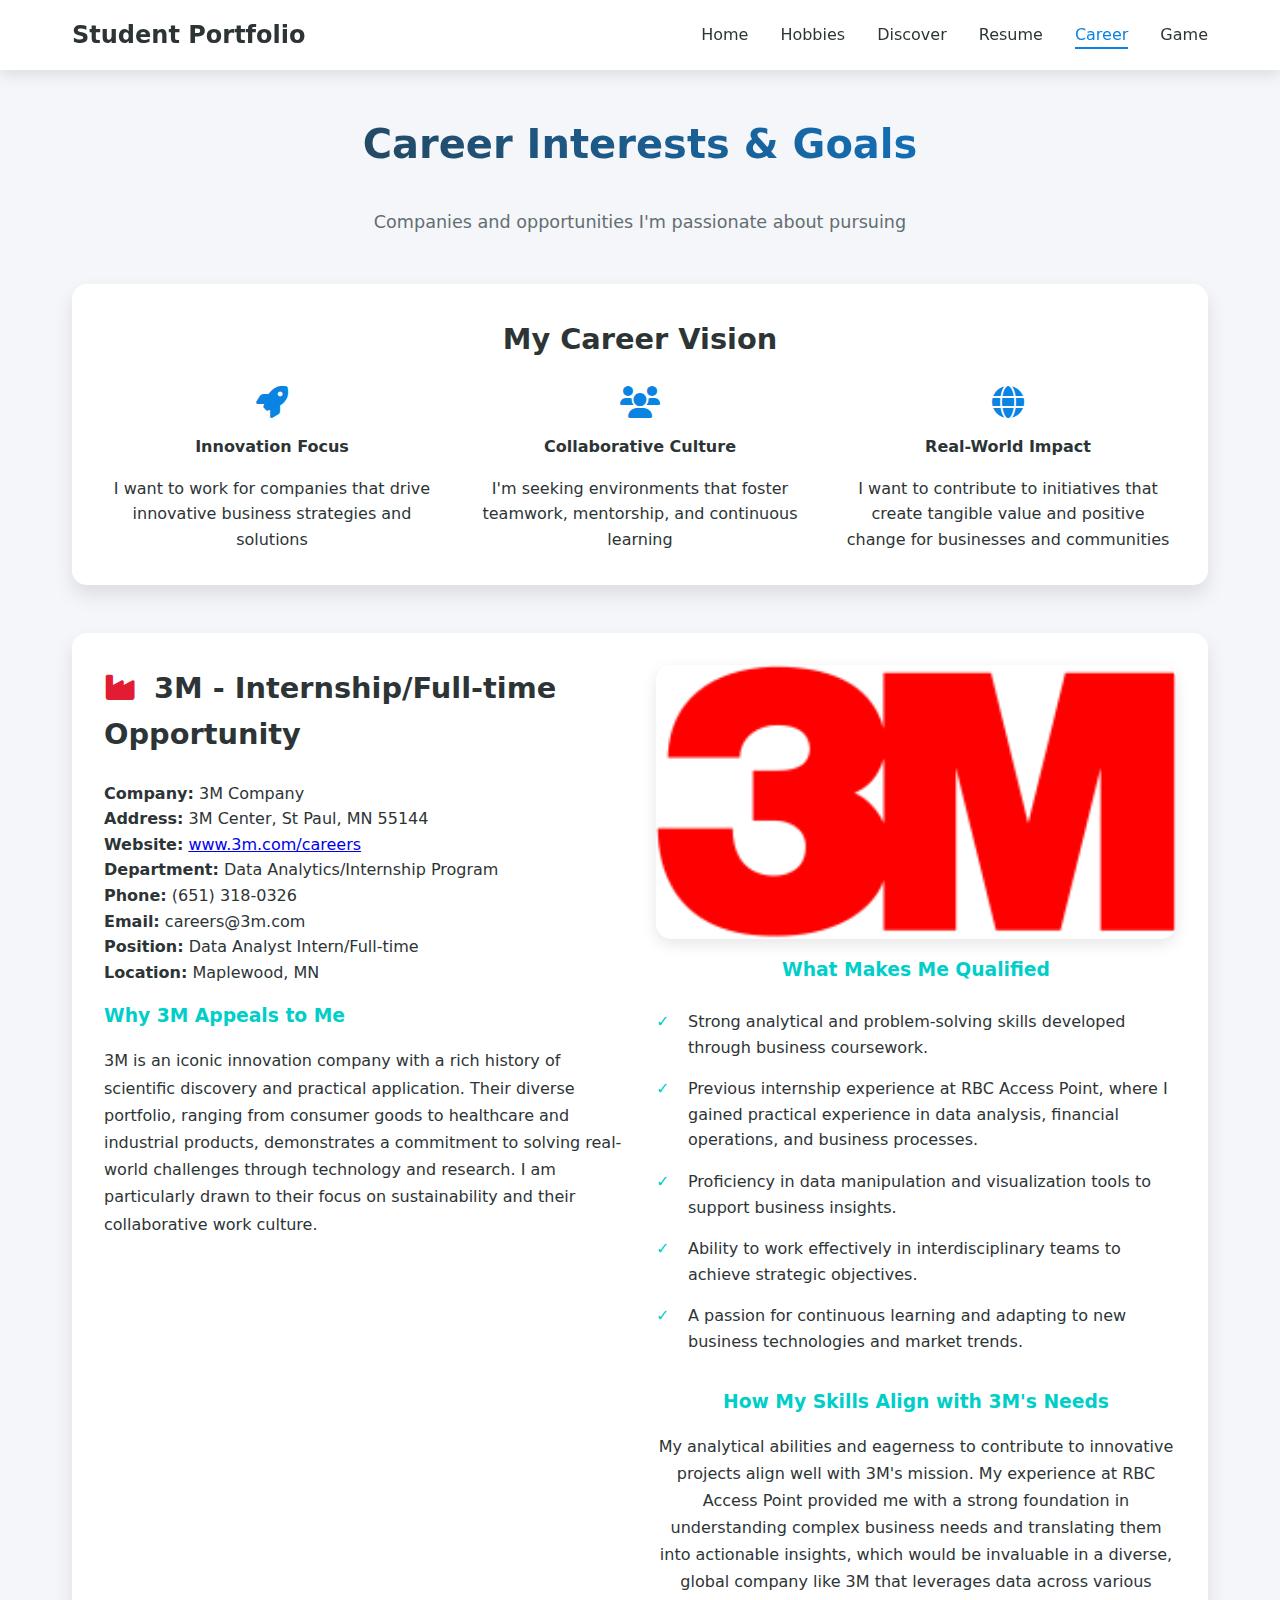
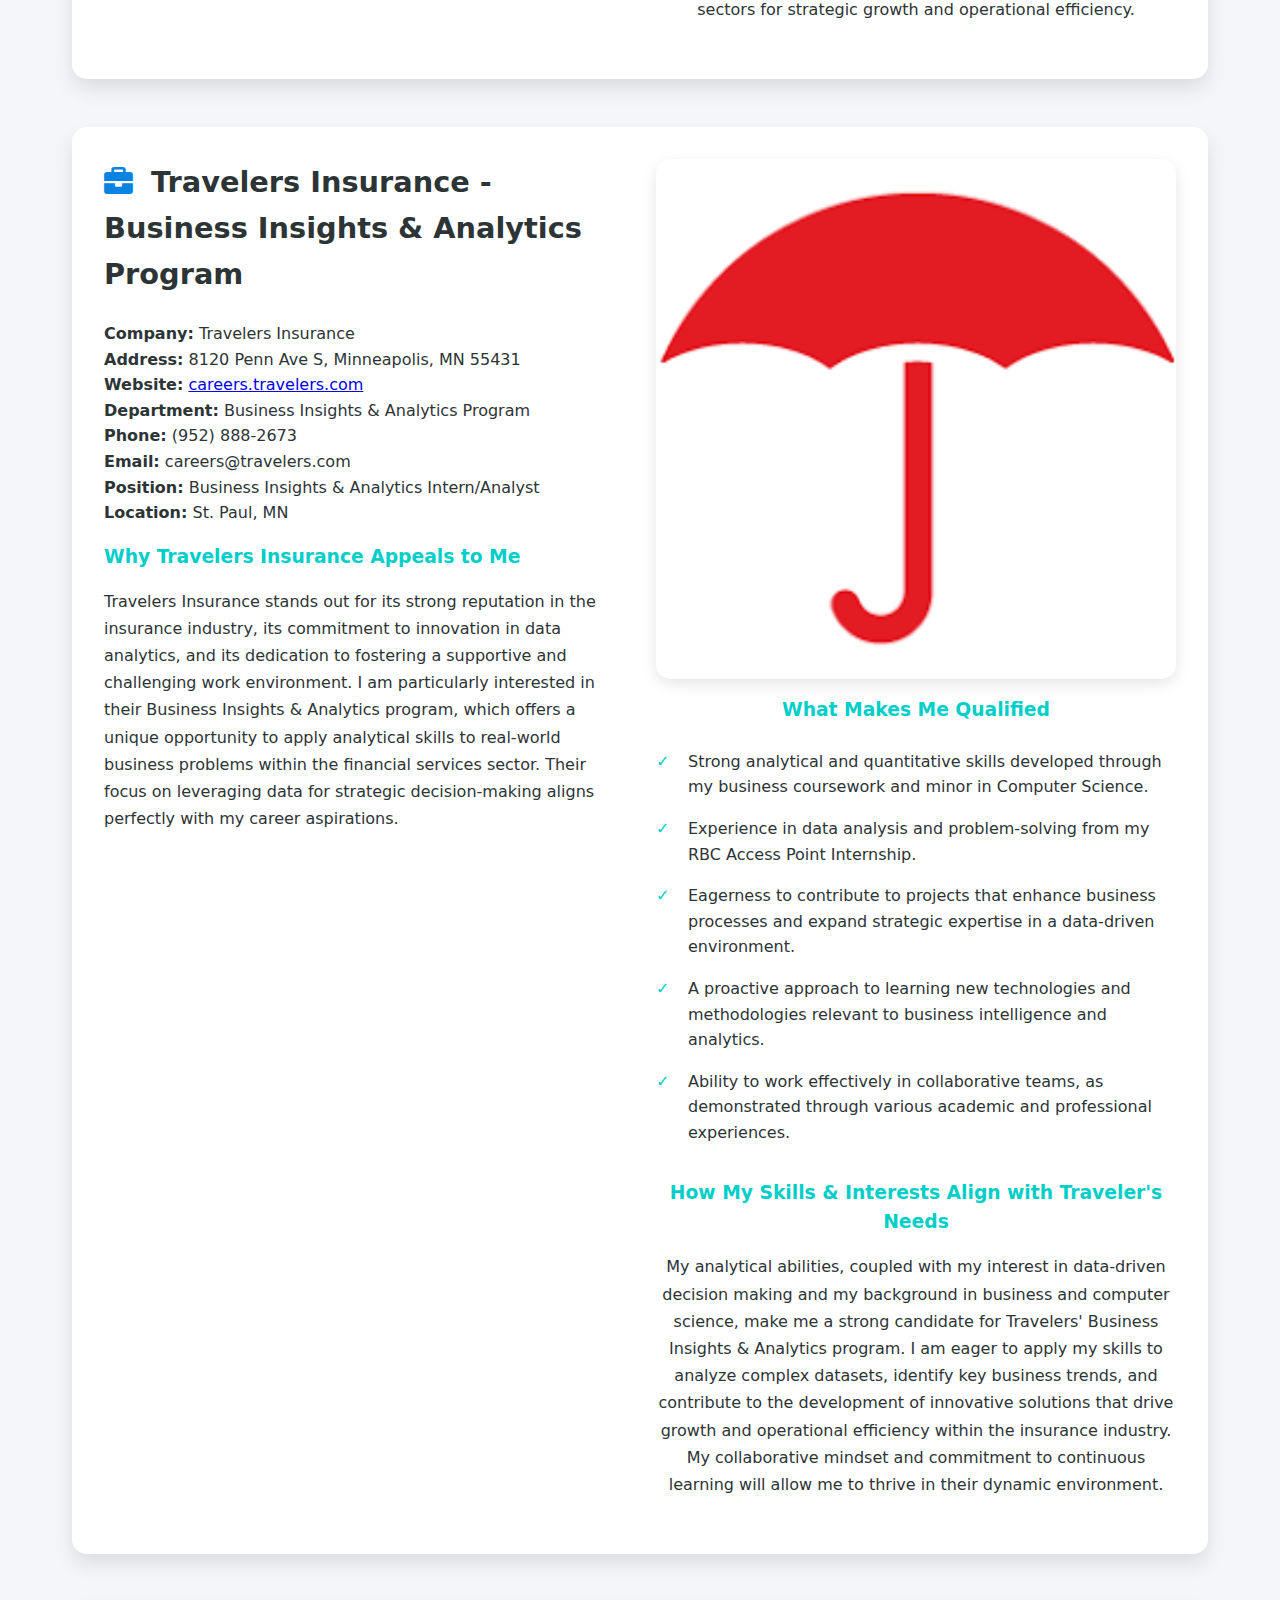
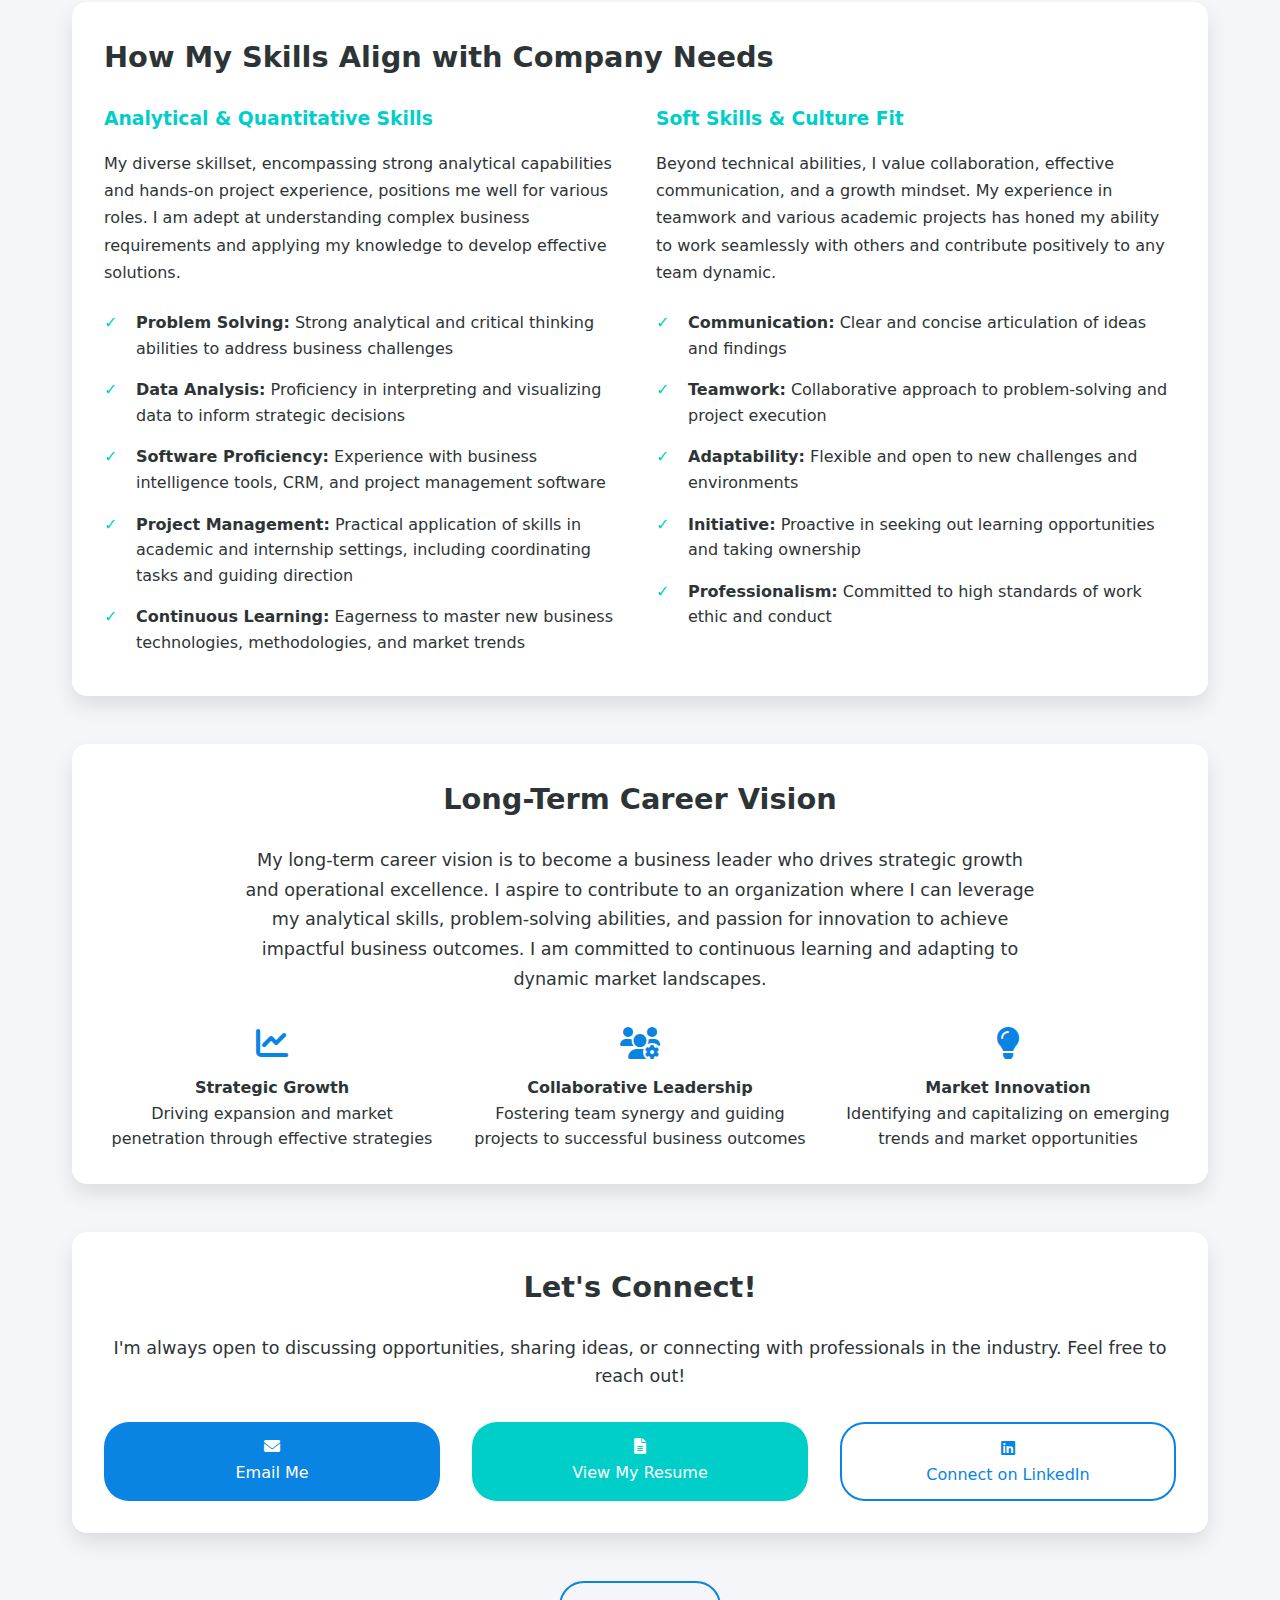
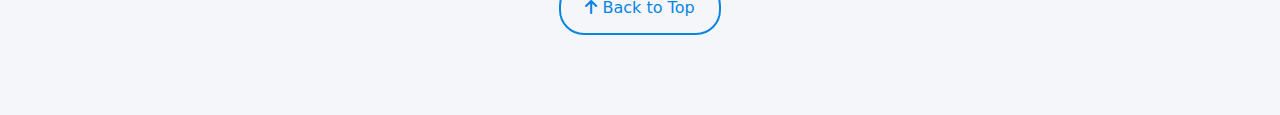
<file: career.html>
<!DOCTYPE html>
<html lang="en">
<head>
    <meta charset="UTF-8">
    <meta name="viewport" content="width=device-width, initial-scale=1.0">
    <title>Career Interests | Student Portfolio</title>
    <link rel="stylesheet" href="https://cdnjs.cloudflare.com/ajax/libs/font-awesome/6.0.0/css/all.min.css">
    <link rel="stylesheet" href="css/main.css">
    <style>
        #company2 .responsive-image:hover {
            transform: none;
        }

        .right-column-content {
            display: flex;
            flex-direction: column;
            align-items: center; /* Center the image and text horizontally */
            text-align: center; /* Center text within the column */
        }

        .right-column-content .responsive-image {
            margin-bottom: 1rem; /* Space between image and text below it */
        }

        .right-column-content .feature-list {
            text-align: left; /* Align feature list text to the left */
        }

        /* Adjusting for smaller screens if needed, though flexbox handles much of this */
        @media (max-width: 768px) {
            .right-column-content {
                align-items: flex-start; /* Left-align content on smaller screens if desired */
                text-align: left;
            }
        }
    </style>
</head>
<body>
    <a id="top"></a>
    <!-- Navigation -->
    <nav class="navbar">
        <div class="nav-container">
            <a href="index.html" class="logo">Student Portfolio</a>
            <ul class="nav-menu">
                <li><a href="index.html" class="nav-link">Home</a></li>
                <li><a href="hobbies.html" class="nav-link">Hobbies</a></li>
                <li><a href="discover.html" class="nav-link">Discover</a></li>
                <li><a href="resume.html" class="nav-link">Resume</a></li>
                <li><a href="career.html" class="nav-link active">Career</a></li>
                <li><a href="game.html" class="nav-link">Game</a></li>
            </ul>
            <div class="menu-toggle">
                <span></span>
                <span></span>
                <span></span>
            </div>
        </div>
    </nav>

    <!-- Main Content -->
    <div class="main-container">
        <div class="content-wrapper">
            <!-- Page Header -->
            <section class="page-section">
                <h1 class="page-title">Career Interests & Goals</h1>
                <p class="text-center" style="font-size: 1.1rem; color: #636e72; margin-bottom: 3rem;">
                    Companies and opportunities I'm passionate about pursuing
                </p>
            </section>

            <!-- Career Goals Overview -->
            <section class="page-section">
                <div class="card text-center">
                    <h2 class="section-title">My Career Vision</h2>
                    <div class="grid grid-3">
                        <div>
                            <i class="fas fa-rocket" style="font-size: 2rem; color: var(--secondary-color); margin-bottom: 1rem;"></i>
                            <h4 style="color: var(--primary-color); margin-bottom: 1rem;">Innovation Focus</h4>
                            <p>I want to work for companies that drive innovative business strategies and solutions</p>
                        </div>
                        <div>
                            <i class="fas fa-users" style="font-size: 2rem; color: var(--secondary-color); margin-bottom: 1rem;"></i>
                            <h4 style="color: var(--primary-color); margin-bottom: 1rem;">Collaborative Culture</h4>
                            <p>I'm seeking environments that foster teamwork, mentorship, and continuous learning</p>
                        </div>
                        <div>
                            <i class="fas fa-globe" style="font-size: 2rem; color: var(--secondary-color); margin-bottom: 1rem;"></i>
                            <h4 style="color: var(--primary-color); margin-bottom: 1rem;">Real-World Impact</h4>
                            <p>I want to contribute to initiatives that create tangible value and positive change for businesses and communities</p>
                        </div>
                    </div>
                </div>
            </section>

            <!-- Company 1: 3M -->
            <section id="company1" class="page-section">
                <div class="card company-card">
                    <div class="grid grid-2">
                        <div>
                            <h2 class="section-title">
                                <i class="fas fa-industry" style="color: #e21c32; margin-right: 0.5rem;"></i>
                                3M - Internship/Full-time Opportunity
                            </h2>
                            <div class="mb-2">
                                <p><strong>Company:</strong> 3M Company</p>
                                <p><strong>Address:</strong> 3M Center, St Paul, MN 55144</p>
                                <p><strong>Website:</strong> <a href="https://www.3m.com/careers" target="_blank">www.3m.com/careers</a></p>
                                <p><strong>Department:</strong> Data Analytics/Internship Program</p>
                                <p><strong>Phone:</strong> (651) 318-0326</p>
                                <p><strong>Email:</strong> careers@3m.com</p>
                                <p><strong>Position:</strong> Data Analyst Intern/Full-time</p>
                                <p><strong>Location:</strong> Maplewood, MN</p>
                            </div>
                            <h3 style="color: var(--accent-color); margin-bottom: 1rem;">Why 3M Appeals to Me</h3>
                        <p style="line-height: 1.7; margin-bottom: 1.5rem;">
                                3M is an iconic innovation company with a rich history of scientific discovery and practical application. Their diverse portfolio, ranging from consumer goods to healthcare and industrial products, demonstrates a commitment to solving real-world challenges through technology and research. I am particularly drawn to their focus on sustainability and their collaborative work culture.
                            </p>
                        </div>
                        <div class="right-column-content">
                            <img src="media/3m.png" alt="3M Global Headquarters" class="responsive-image">
                            <h3 style="color: var(--accent-color); margin-bottom: 1rem;">What Makes Me Qualified</h3>
                            <ul class="feature-list">
                                <li>Strong analytical and problem-solving skills developed through business coursework.</li>
                                <li>Previous internship experience at RBC Access Point, where I gained practical experience in data analysis, financial operations, and business processes.</li>
                                <li>Proficiency in data manipulation and visualization tools to support business insights.</li>
                                <li>Ability to work effectively in interdisciplinary teams to achieve strategic objectives.</li>
                                <li>A passion for continuous learning and adapting to new business technologies and market trends.</li>
                            </ul>
                            <div class="mt-3">
                                <h3 style="color: var(--accent-color); margin-bottom: 1rem;">How My Skills Align with 3M's Needs</h3>
                                <p style="line-height: 1.7; margin-bottom: 1.5rem;">
                                    My analytical abilities and eagerness to contribute to innovative projects align well with 3M's mission. My experience at RBC Access Point provided me with a strong foundation in understanding complex business needs and translating them into actionable insights, which would be invaluable in a diverse, global company like 3M that leverages data across various sectors for strategic growth and operational efficiency.
                                </p>
                            </div>
                        </div>
                    </div>
                </div>
            </section>

            <!-- Company 2: Travelers Insurance -->
            <section id="company2" class="page-section">
                <div class="card company-card">
                    <div class="grid grid-2">
                        <div>
                            <h2 class="section-title">
                                <i class="fas fa-briefcase" style="color: var(--secondary-color); margin-right: 0.5rem;"></i>
                                Travelers Insurance - Business Insights & Analytics Program
                            </h2>
                            <div class="mb-2">
                                <p><strong>Company:</strong> Travelers Insurance</p>
                                <p><strong>Address:</strong> 8120 Penn Ave S, Minneapolis, MN 55431</p>
                                <p><strong>Website:</strong> <a href="https://careers.travelers.com/" target="_blank">careers.travelers.com</a></p>
                                <p><strong>Department:</strong> Business Insights & Analytics Program</p>
                                <p><strong>Phone:</strong> (952) 888-2673</p>
                                <p><strong>Email:</strong> careers@travelers.com</p>
                                <p><strong>Position:</strong> Business Insights & Analytics Intern/Analyst</p>
                                <p><strong>Location:</strong> St. Paul, MN</p>
                            </div>
                            <h3 style="color: var(--accent-color); margin-bottom: 1rem;">Why Travelers Insurance Appeals to Me</h3>
                        <p style="line-height: 1.7; margin-bottom: 1.5rem;">
                                Travelers Insurance stands out for its strong reputation in the insurance industry, its commitment to innovation in data analytics, and its dedication to fostering a supportive and challenging work environment. I am particularly interested in their Business Insights & Analytics program, which offers a unique opportunity to apply analytical skills to real-world business problems within the financial services sector. Their focus on leveraging data for strategic decision-making aligns perfectly with my career aspirations.
                            </p>
                        </div>
                        <div class="right-column-content">
                            <img src="media/travelers.png" alt="Travelers Insurance Building" class="responsive-image">
                            <h3 style="color: var(--accent-color); margin-bottom: 1rem;">What Makes Me Qualified</h3>
                            <ul class="feature-list">
                                <li>Strong analytical and quantitative skills developed through my business coursework and minor in Computer Science.</li>
                                <li>Experience in data analysis and problem-solving from my RBC Access Point Internship.</li>
                                <li>Eagerness to contribute to projects that enhance business processes and expand strategic expertise in a data-driven environment.</li>
                                <li>A proactive approach to learning new technologies and methodologies relevant to business intelligence and analytics.</li>
                                <li>Ability to work effectively in collaborative teams, as demonstrated through various academic and professional experiences.</li>
                            </ul>
                            <div class="mt-3">
                                <h3 style="color: var(--accent-color); margin-bottom: 1rem;">How My Skills & Interests Align with Traveler's Needs</h3>
                                <p style="line-height: 1.7; margin-bottom: 1.5rem;">
                                    My analytical abilities, coupled with my interest in data-driven decision making and my background in business and computer science, make me a strong candidate for Travelers' Business Insights & Analytics program. I am eager to apply my skills to analyze complex datasets, identify key business trends, and contribute to the development of innovative solutions that drive growth and operational efficiency within the insurance industry. My collaborative mindset and commitment to continuous learning will allow me to thrive in their dynamic environment.
                                </p>
                            </div>
                        </div>
                    </div>
                </div>
            </section>

            <!-- Skills Alignment -->
            <section class="page-section">
                <div class="card">
                    <h2 class="section-title">How My Skills Align with Company Needs</h2>
                    <div class="grid grid-2">
                        <div>
                            <h3 style="color: var(--accent-color); margin-bottom: 1rem;">Analytical & Quantitative Skills</h3>
                            <p style="line-height: 1.7; margin-bottom: 1rem;">
                                My diverse skillset, encompassing strong analytical capabilities and hands-on project experience, positions me well for various roles. I am adept at understanding complex business requirements and applying my knowledge to develop effective solutions.
                            </p>
                            <ul class="feature-list">
                                <li><strong>Problem Solving:</strong> Strong analytical and critical thinking abilities to address business challenges</li>
                                <li><strong>Data Analysis:</strong> Proficiency in interpreting and visualizing data to inform strategic decisions</li>
                                <li><strong>Software Proficiency:</strong> Experience with business intelligence tools, CRM, and project management software</li>
                                <li><strong>Project Management:</strong> Practical application of skills in academic and internship settings, including coordinating tasks and guiding direction</li>
                                <li><strong>Continuous Learning:</strong> Eagerness to master new business technologies, methodologies, and market trends</li>
                            </ul>
                        </div>
                        <div>
                            <h3 style="color: var(--accent-color); margin-bottom: 1rem;">Soft Skills & Culture Fit</h3>
                            <p style="line-height: 1.7; margin-bottom: 1rem;">
                                Beyond technical abilities, I value collaboration, effective communication, and a growth mindset. My experience in teamwork and various academic projects has honed my ability to work seamlessly with others and contribute positively to any team dynamic.
                            </p>
                            <ul class="feature-list">
                                <li><strong>Communication:</strong> Clear and concise articulation of ideas and findings</li>
                                <li><strong>Teamwork:</strong> Collaborative approach to problem-solving and project execution</li>
                                <li><strong>Adaptability:</strong> Flexible and open to new challenges and environments</li>
                                <li><strong>Initiative:</strong> Proactive in seeking out learning opportunities and taking ownership</li>
                                <li><strong>Professionalism:</strong> Committed to high standards of work ethic and conduct</li>
                            </ul>
                        </div>
                    </div>
                </div>
            </section>

            <!-- Future Goals -->
            <section class="page-section">
                <div class="card text-center">
                    <h2 class="section-title">Long-Term Career Vision</h2>
                    <p style="font-size: 1.1rem; line-height: 1.7; margin-bottom: 2rem; max-width: 800px; margin-left: auto; margin-right: auto;">
                        My long-term career vision is to become a business leader who drives strategic growth and operational excellence. I aspire to contribute to an organization where I can leverage my analytical skills, problem-solving abilities, and passion for innovation to achieve impactful business outcomes. I am committed to continuous learning and adapting to dynamic market landscapes.
                    </p>
                    <div class="grid grid-3">
                        <div>
                            <i class="fas fa-chart-line" style="font-size: 2rem; color: var(--secondary-color); margin-bottom: 1rem;"></i>
                            <h4>Strategic Growth</h4>
                            <p>Driving expansion and market penetration through effective strategies</p>
                        </div>
                        <div>
                            <i class="fas fa-users-cog" style="font-size: 2rem; color: var(--secondary-color); margin-bottom: 1rem;"></i>
                            <h4>Collaborative Leadership</h4>
                            <p>Fostering team synergy and guiding projects to successful business outcomes</p>
                        </div>
                        <div>
                            <i class="fas fa-lightbulb" style="font-size: 2rem; color: var(--secondary-color); margin-bottom: 1rem;"></i>
                            <h4>Market Innovation</h4>
                            <p>Identifying and capitalizing on emerging trends and market opportunities</p>
                        </div>
                    </div>
                </div>
            </section>

            <!-- Call to Action -->
            <section class="page-section">
                <div class="card text-center">
                    <h2 class="section-title">Let's Connect!</h2>
                    <p style="margin-bottom: 2rem; font-size: 1.1rem;">
                        I'm always open to discussing opportunities, sharing ideas, or connecting with professionals 
                        in the industry. Feel free to reach out!
                    </p>
                    <div class="grid grid-3">
                        <a href="mailto:sophialhales@gmail.com" class="btn">
                            <i class="fas fa-envelope"></i><br>Email Me
                        </a>
                        <a href="resume.html" class="btn btn-secondary">
                            <i class="fas fa-file-alt"></i><br>View My Resume
                        </a>
                        <a href="https://www.linkedin.com/in/sophiahales/" class="btn btn-outline" onclick="showNotification('LinkedIn profile would open here!', 'info')">
                            <i class="fab fa-linkedin"></i><br>Connect on LinkedIn
                        </a>
                    </div>
                </div>
            </section>

            <!-- Back to Top -->
            <section class="page-section text-center">
                <a href="#top" class="btn btn-outline">
                    <i class="fas fa-arrow-up"></i> Back to Top
                </a>
            </section>
        </div>
    </div>

    <script src="js/main.js"></script>
</body>
</html>
</file>
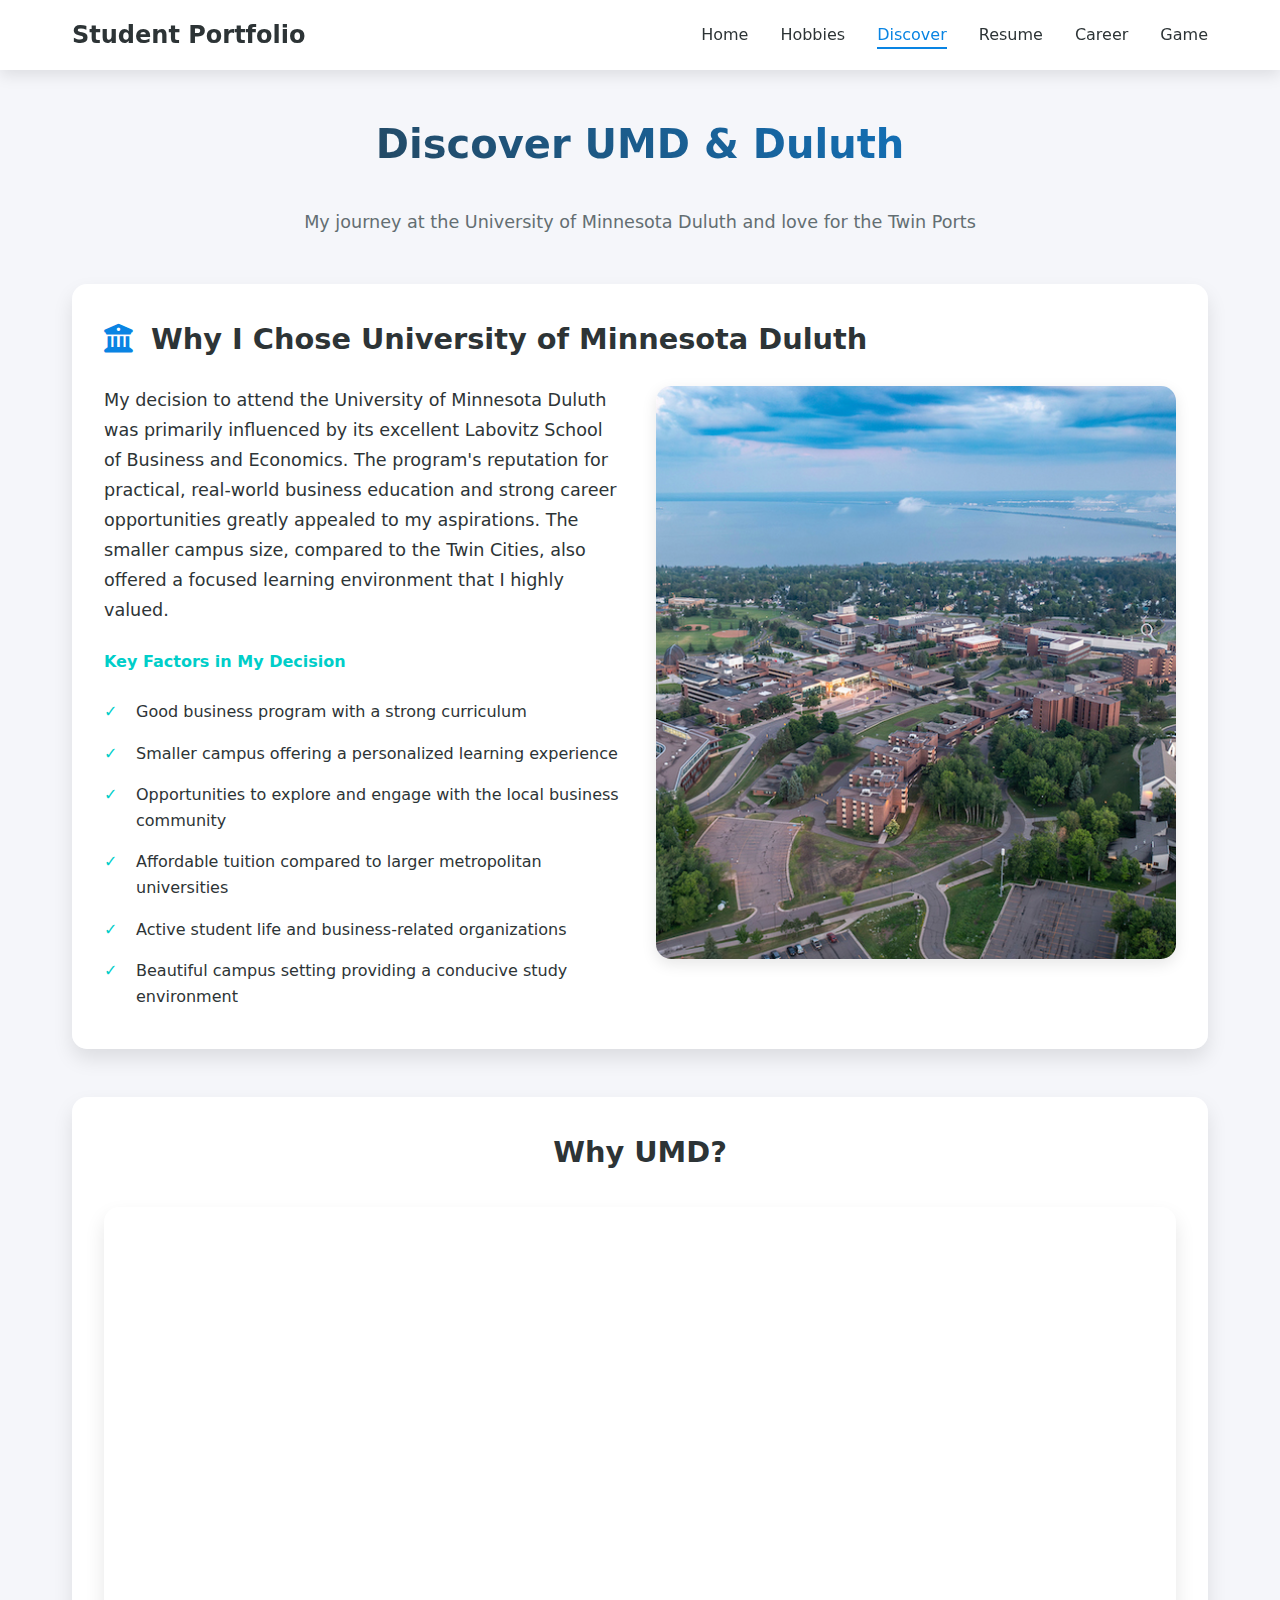
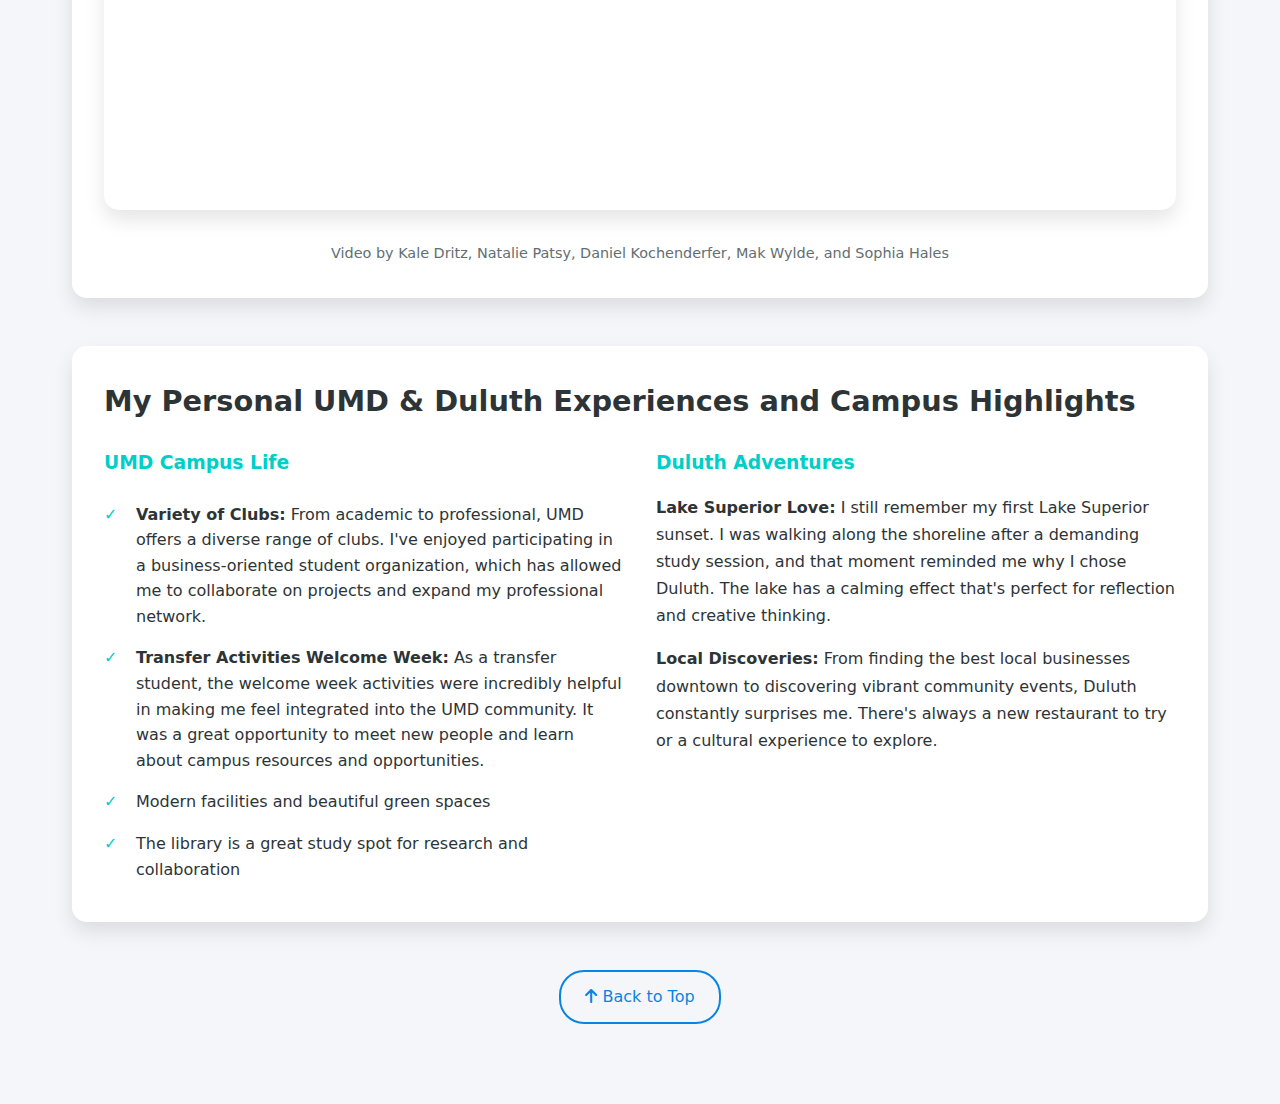
<file: discover.html>
<!DOCTYPE html>
<html lang="en">
<head>
    <meta charset="UTF-8">
    <meta name="viewport" content="width=device-width, initial-scale=1.0">
    <title>Discover UMD & Duluth | Student Portfolio</title>
    <link rel="stylesheet" href="https://cdnjs.cloudflare.com/ajax/libs/font-awesome/6.0.0/css/all.min.css">
    <link rel="stylesheet" href="css/main.css">
</head>
<body>
    <a id="top"></a>
    <!-- Navigation -->
    <nav class="navbar">
        <div class="nav-container">
            <a href="index.html" class="logo">Student Portfolio</a>
            <ul class="nav-menu">
                <li><a href="index.html" class="nav-link">Home</a></li>
                <li><a href="hobbies.html" class="nav-link">Hobbies</a></li>
                <li><a href="discover.html" class="nav-link active">Discover</a></li>
                <li><a href="resume.html" class="nav-link">Resume</a></li>
                <li><a href="career.html" class="nav-link">Career</a></li>
                <li><a href="game.html" class="nav-link">Game</a></li>
            </ul>
            <div class="menu-toggle">
                <span></span>
                <span></span>
                <span></span>
            </div>
        </div>
    </nav>

    <!-- Main Content -->
    <div class="main-container">
        <div class="content-wrapper">
            <!-- Page Header -->
            <section class="page-section">
                <h1 class="page-title">Discover UMD & Duluth</h1>
                <p class="text-center" style="font-size: 1.1rem; color: #636e72; margin-bottom: 3rem;">
                    My journey at the University of Minnesota Duluth and love for the Twin Ports
                </p>
            </section>

            <!-- Why UMD -->
            <section id="why-umd" class="page-section">
                <div class="card">
                    <h2 class="section-title">
                        <i class="fas fa-university" style="color: var(--secondary-color); margin-right: 0.5rem;"></i>
                        Why I Chose University of Minnesota Duluth
                    </h2>
                    <div class="grid grid-2">
                        <div>
                            <p style="font-size: 1.1rem; line-height: 1.7; margin-bottom: 1.5rem;">
                                My decision to attend the University of Minnesota Duluth was primarily influenced by its excellent Labovitz School of Business and Economics. The program's reputation for practical, real-world business education and strong career opportunities greatly appealed to my aspirations. The smaller campus size, compared to the Twin Cities, also offered a focused learning environment that I highly valued.
                            </p>
                            <h4 style="color: var(--accent-color); margin-bottom: 1rem;">Key Factors in My Decision</h4>
                            <ul class="feature-list">
                                <li>Good business program with a strong curriculum</li>
                                <li>Smaller campus offering a personalized learning experience</li>
                                <li>Opportunities to explore and engage with the local business community</li>
                                <li>Affordable tuition compared to larger metropolitan universities</li>
                                <li>Active student life and business-related organizations</li>
                                <li>Beautiful campus setting providing a conducive study environment</li>
                            </ul>
                        </div>
                        <div>
                            <img src="media/umd3.png" alt="UMD Campus" class="responsive-image">
                        </div>
                    </div>
                </div>
            </section>

            <!-- UMD Marketing Video -->
            <section class="page-section">
                <div class="card">
                    <h2 class="section-title text-center">Why UMD?</h2>
                    <div class="video-container">
                        <iframe 
                            width="100%" 
                            height="315" 
                            src="https://www.youtube.com/embed/rSkkKv_jQyM"
                            frameborder="0" 
                            allow="accelerometer; autoplay; clipboard-write; encrypted-media; gyroscope; picture-in-picture"
                            allowfullscreen
                        ></iframe>
                    </div>
                    <p class="text-center" style="font-size: 0.9em; color: #636e72; margin-top: 1rem;">Video by Kale Dritz, Natalie Patsy, Daniel Kochenderfer, Mak Wylde, and Sophia Hales</p>
                </div>
            </section>

            <!-- Personal Experiences and Campus Highlights -->
            <section id="experiences" class="page-section">
                <div class="card">
                    <h2 class="section-title">My Personal UMD & Duluth Experiences and Campus Highlights</h2>
                    <div class="grid grid-2">
                        <div>
                            <h3 style="color: var(--accent-color); margin-bottom: 1rem;">UMD Campus Life</h3>
                            <ul class="feature-list">
                                <li><strong>Variety of Clubs:</strong> From academic to professional, UMD offers a diverse range of clubs. I've enjoyed participating in a business-oriented student organization, which has allowed me to collaborate on projects and expand my professional network.</li>
                                <li><strong>Transfer Activities Welcome Week:</strong> As a transfer student, the welcome week activities were incredibly helpful in making me feel integrated into the UMD community. It was a great opportunity to meet new people and learn about campus resources and opportunities.</li>
                                <li>Modern facilities and beautiful green spaces</li>
                                <li>The library is a great study spot for research and collaboration</li>
                            </ul>
                        </div>
                        <div>
                            <h3 style="color: var(--accent-color); margin-bottom: 1rem;">Duluth Adventures</h3>
                            <p style="line-height: 1.7; margin-bottom: 1rem;">
                                <strong>Lake Superior Love:</strong> I still remember my first Lake Superior sunset. I was 
                                walking along the shoreline after a demanding study session, and that moment reminded me why 
                                I chose Duluth. The lake has a calming effect that's perfect for reflection and creative thinking.
                            </p>
                            <p style="line-height: 1.7;">
                                <strong>Local Discoveries:</strong> From finding the best local businesses downtown to discovering 
                                vibrant community events, Duluth constantly surprises me. There's always a 
                                new restaurant to try or a cultural experience to explore.
                            </p>
                        </div>
                    </div>
                </div>
            </section>

            <!-- Back to Top -->
            <section class="page-section text-center">
                <a href="#top" class="btn btn-outline">
                    <i class="fas fa-arrow-up"></i> Back to Top
                </a>
            </section>
        </div>
    </div>

    <script src="js/main.js"></script>
</body>
</html>
</file>
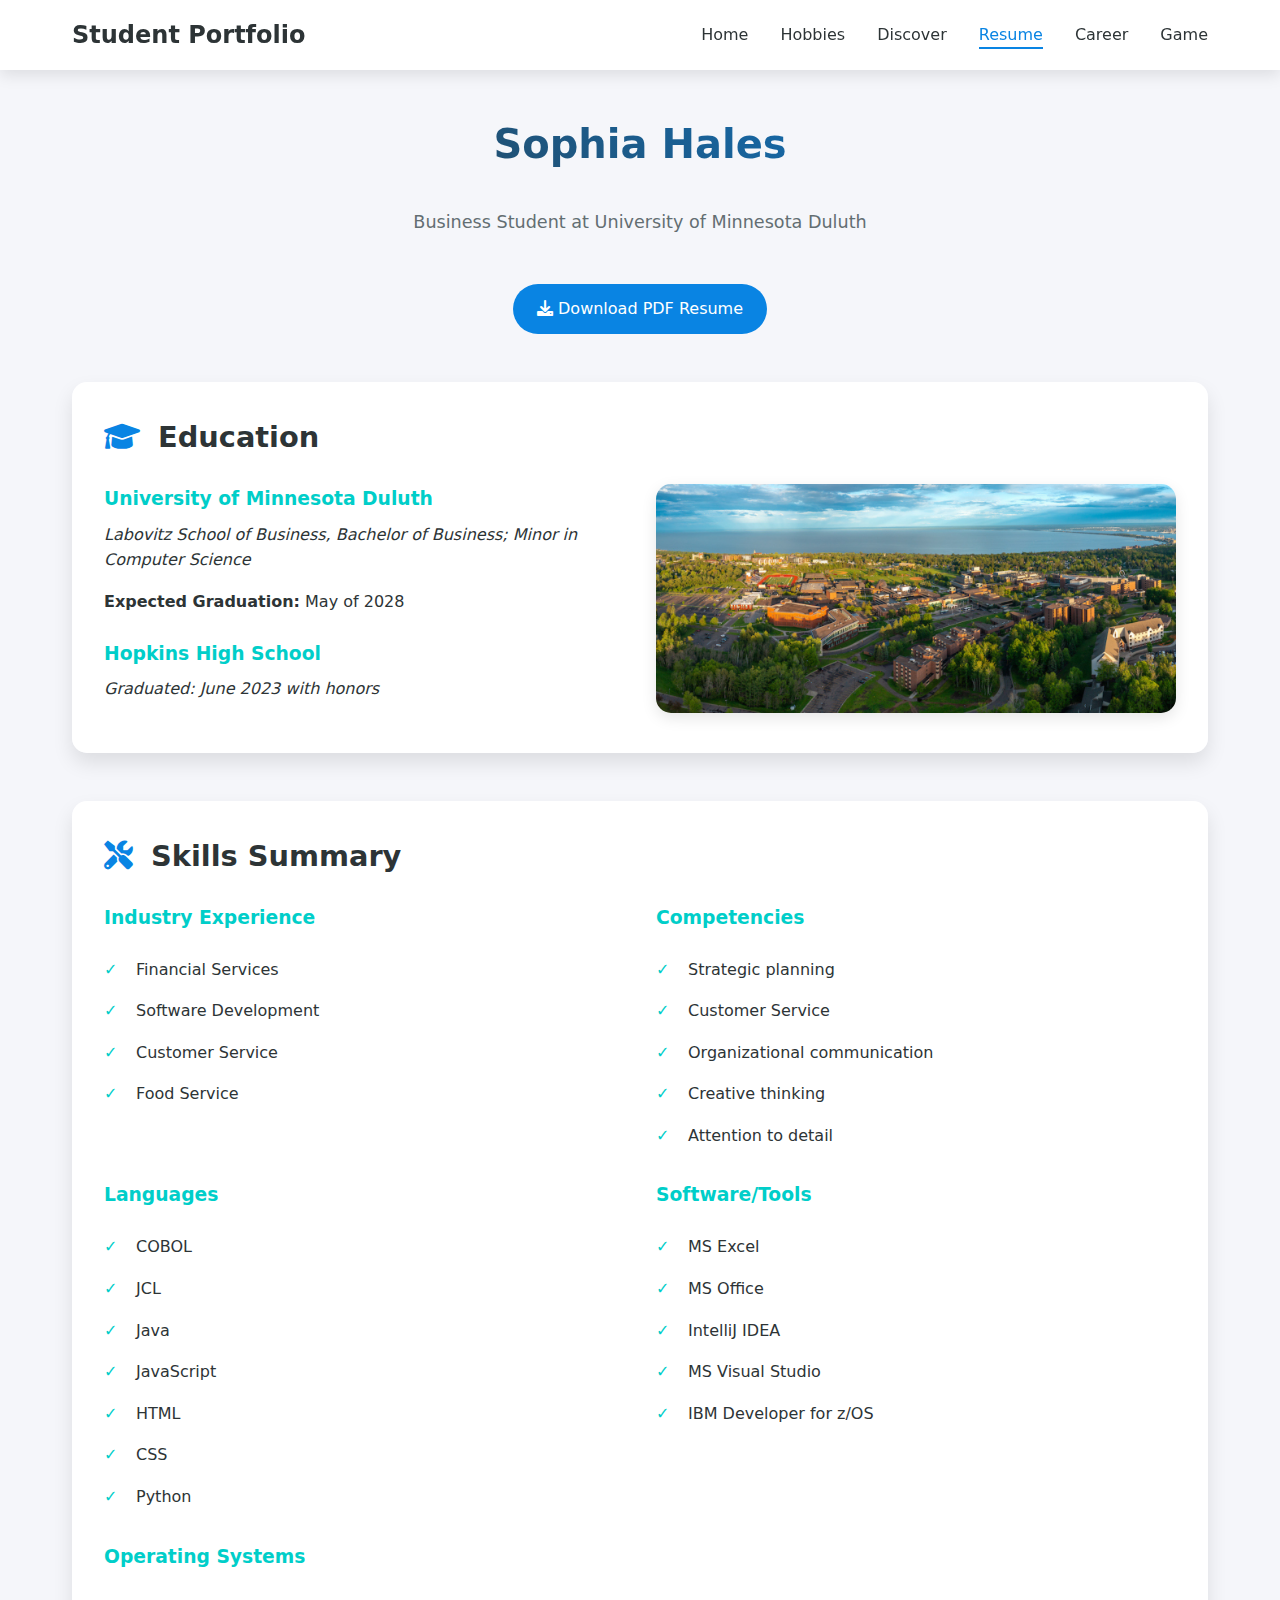
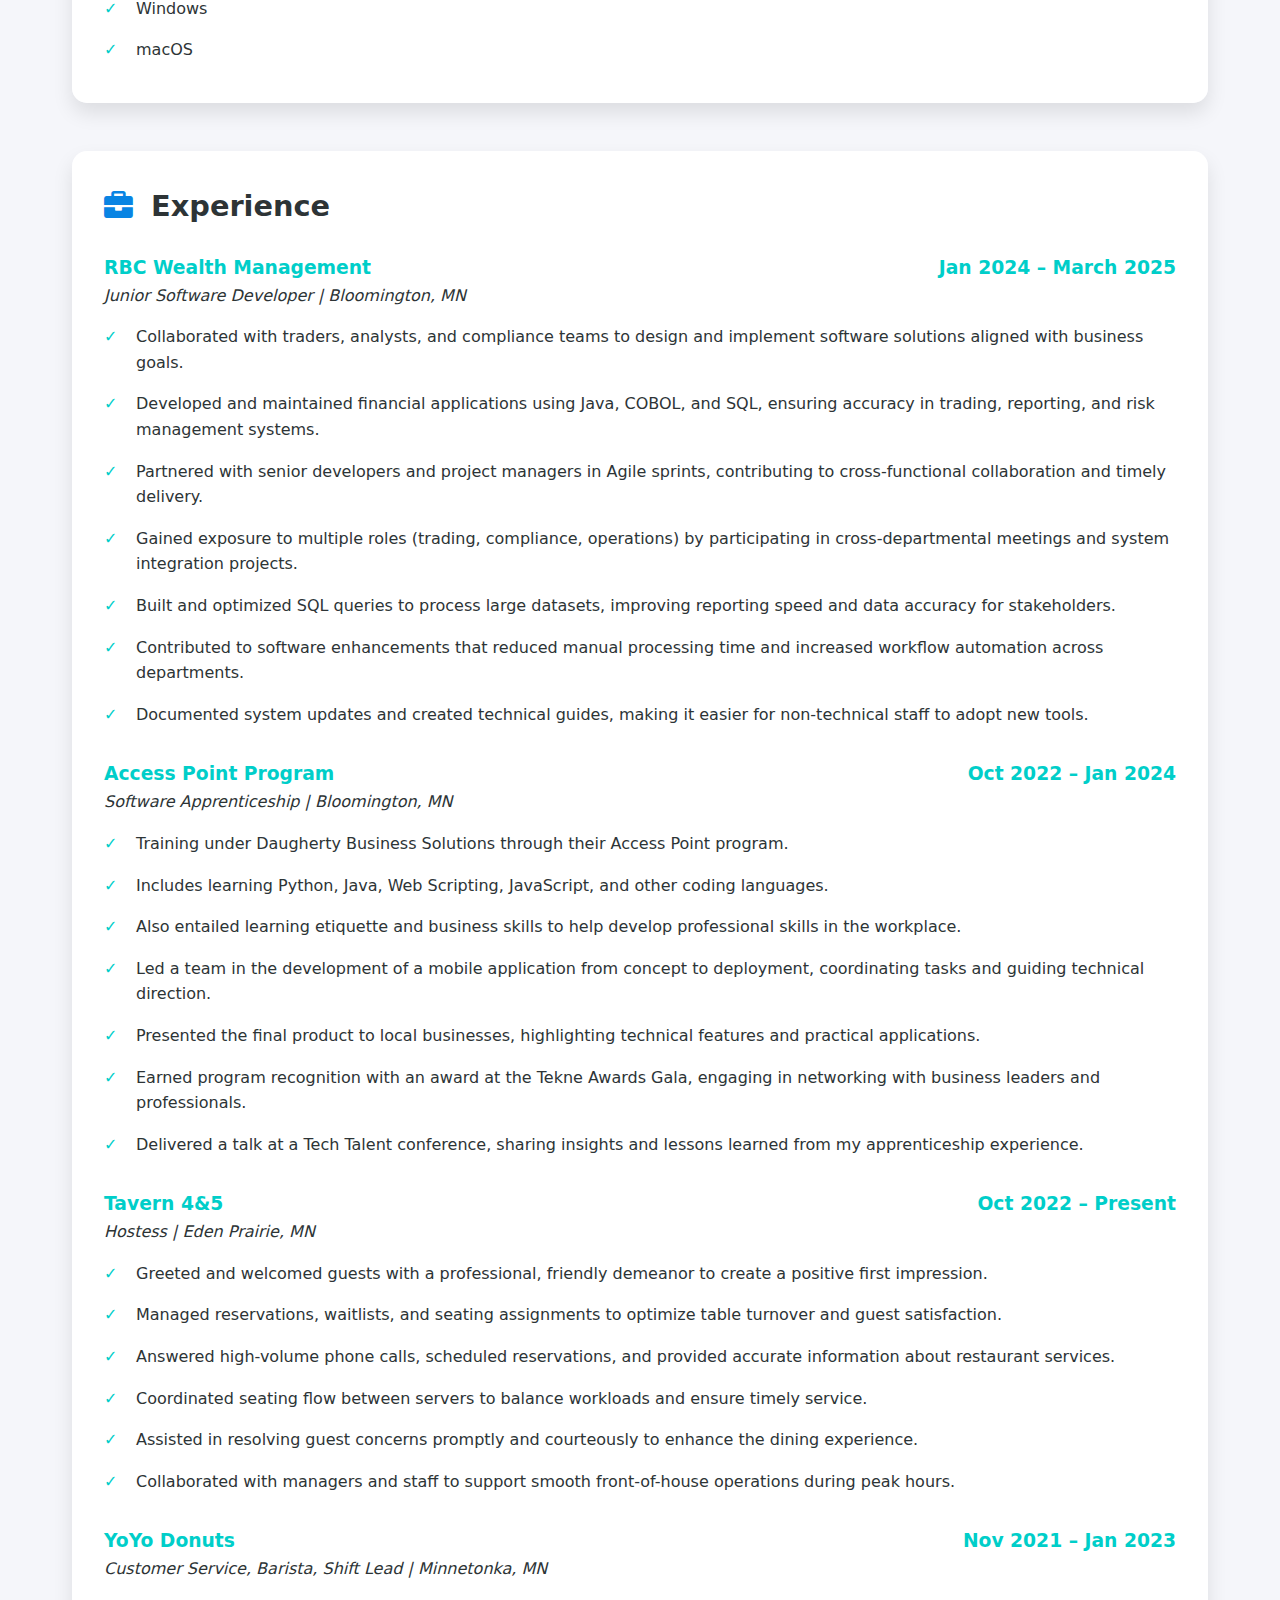
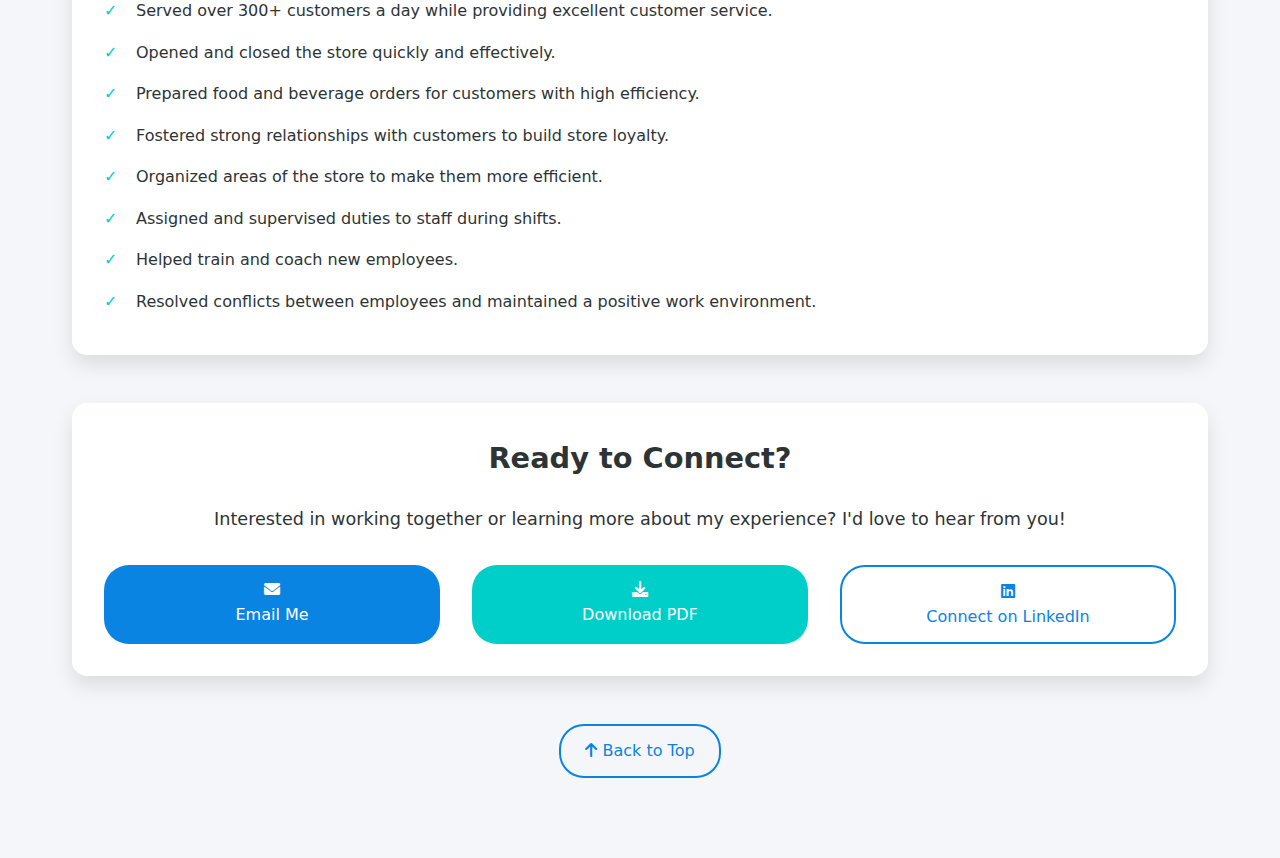
<file: resume.html>
<!DOCTYPE html>
<html lang="en">
<head>
    <meta charset="UTF-8">
    <meta name="viewport" content="width=device-width, initial-scale=1.0">
    <title>Resume | Student Portfolio</title>
    <link rel="stylesheet" href="https://cdnjs.cloudflare.com/ajax/libs/font-awesome/6.0.0/css/all.min.css">
    <link rel="stylesheet" href="css/main.css">
</head>
<body>
    <a id="top"></a>
    <!-- Navigation -->
    <nav class="navbar">
        <div class="nav-container">
            <a href="index.html" class="logo">Student Portfolio</a>
            <ul class="nav-menu">
                <li><a href="index.html" class="nav-link">Home</a></li>
                <li><a href="hobbies.html" class="nav-link">Hobbies</a></li>
                <li><a href="discover.html" class="nav-link">Discover</a></li>
                <li><a href="resume.html" class="nav-link active">Resume</a></li>
                <li><a href="career.html" class="nav-link">Career</a></li>
                <li><a href="game.html" class="nav-link">Game</a></li>
            </ul>
            <div class="menu-toggle">
                <span></span>
                <span></span>
                <span></span>
            </div>
        </div>
    </nav>

    <!-- Main Content -->
    <div class="main-container">
        <div class="content-wrapper">
            <!-- Page Header -->
            <section class="page-section">
                <h1 class="page-title">Sophia Hales</h1>
                <p class="text-center" style="font-size: 1.1rem; color: #636e72; margin-bottom: 3rem;">
                    Business Student at University of Minnesota Duluth
                </p>
                <div class="text-center mb-3">
                    <a href="media/SophiaHalesResume.pdf" download="SophiaHalesResume.pdf" class="btn download-resume">
                        <i class="fas fa-download"></i> Download PDF Resume
                    </a>
                </div>
            </section>

            <!-- Education -->
            <section id="education" class="page-section">
                <div class="card">
                    <h2 class="section-title">
                        <i class="fas fa-graduation-cap" style="color: var(--secondary-color); margin-right: 0.5rem;"></i>
                        Education
                    </h2>
                    <div class="grid grid-2">
                        <div>
                            <h3 style="color: var(--accent-color); margin-bottom: 0.5rem;">University of Minnesota Duluth</h3>
                            <p style="font-style: italic; margin-bottom: 1rem;">Labovitz School of Business, Bachelor of Business; Minor in Computer Science</p>
                            <p><strong>Expected Graduation:</strong> May of 2028</p>

                            <h3 style="color: var(--accent-color); margin-bottom: 0.5rem; margin-top: 1.5rem;">Hopkins High School</h3>
                            <p style="font-style: italic; margin-bottom: 1rem;">Graduated: June 2023 with honors</p>
                        </div>
                        <div>
                            <img src="media/umd.png" alt="UMD Campus" class="responsive-image">
                        </div>
                    </div>
                </div>
            </section>

            <!-- Skills Summary -->
            <section id="skills" class="page-section">
                <div class="card">
                    <h2 class="section-title">
                        <i class="fas fa-tools" style="color: var(--secondary-color); margin-right: 0.5rem;"></i>
                        Skills Summary
                    </h2>
                    <div class="grid grid-2">
                        <div>
                            <h3 style="color: var(--accent-color); margin-bottom: 1rem;">Industry Experience</h3>
                            <ul class="feature-list">
                                <li>Financial Services</li>
                                <li>Software Development</li>
                                <li>Customer Service</li>
                                <li>Food Service</li>
                            </ul>
                        </div>
                        <div>
                            <h3 style="color: var(--accent-color); margin-bottom: 1rem;">Competencies</h3>
                            <ul class="feature-list">
                                <li>Strategic planning</li>
                                <li>Customer Service</li>
                                <li>Organizational communication</li>
                                <li>Creative thinking</li>
                                <li>Attention to detail</li>
                            </ul>
                        </div>
                    </div>
                    <div class="grid grid-2 mt-3">
                        <div>
                            <h3 style="color: var(--accent-color); margin-bottom: 1rem;">Languages</h3>
                            <ul class="feature-list">
                                <li>COBOL</li>
                                <li>JCL</li>
                                <li>Java</li>
                                <li>JavaScript</li>
                                <li>HTML</li>
                                <li>CSS</li>
                                <li>Python</li>
                            </ul>
                        </div>
                        <div>
                            <h3 style="color: var(--accent-color); margin-bottom: 1rem;">Software/Tools</h3>
                            <ul class="feature-list">
                                <li>MS Excel</li>
                                <li>MS Office</li>
                                <li>IntelliJ IDEA</li>
                                <li>MS Visual Studio</li>
                                <li>IBM Developer for z/OS</li>
                            </ul>
                        </div>
                    </div>
                    <div class="grid grid-1 mt-3">
                        <div>
                            <h3 style="color: var(--accent-color); margin-bottom: 1rem;">Operating Systems</h3>
                            <ul class="feature-list">
                                <li>Windows</li>
                                <li>macOS</li>
                            </ul>
                        </div>
                    </div>
                </div>
            </section>

            <!-- Experience -->
            <section id="experience" class="page-section">
                <div class="card">
                    <h2 class="section-title">
                        <i class="fas fa-briefcase" style="color: var(--secondary-color); margin-right: 0.5rem;"></i>
                        Experience
                    </h2>
                    
                    <div class="experience-item mb-3">
                        <h3 style="color: var(--accent-color);">RBC Wealth Management <span style="float:right;">Jan 2024 – March 2025</span></h3>
                        <p style="font-style: italic; margin-bottom: 0.5rem;">Junior Software Developer | Bloomington, MN</p>
                        <ul class="feature-list">
                            <li>Collaborated with traders, analysts, and compliance teams to design and implement software solutions aligned with business goals.</li>
                            <li>Developed and maintained financial applications using Java, COBOL, and SQL, ensuring accuracy in trading, reporting, and risk management systems.</li>
                            <li>Partnered with senior developers and project managers in Agile sprints, contributing to cross-functional collaboration and timely delivery.</li>
                            <li>Gained exposure to multiple roles (trading, compliance, operations) by participating in cross-departmental meetings and system integration projects.</li>
                            <li>Built and optimized SQL queries to process large datasets, improving reporting speed and data accuracy for stakeholders.</li>
                            <li>Contributed to software enhancements that reduced manual processing time and increased workflow automation across departments.</li>
                            <li>Documented system updates and created technical guides, making it easier for non-technical staff to adopt new tools.</li>
                        </ul>
                    </div>

                    <div class="experience-item mb-3">
                        <h3 style="color: var(--accent-color);">Access Point Program <span style="float:right;">Oct 2022 – Jan 2024</span></h3>
                        <p style="font-style: italic; margin-bottom: 0.5rem;">Software Apprenticeship | Bloomington, MN</p>
                            <ul class="feature-list">
                            <li>Training under Daugherty Business Solutions through their Access Point program.</li>
                            <li>Includes learning Python, Java, Web Scripting, JavaScript, and other coding languages.</li>
                            <li>Also entailed learning etiquette and business skills to help develop professional skills in the workplace.</li>
                            <li>Led a team in the development of a mobile application from concept to deployment, coordinating tasks and guiding technical direction.</li>
                            <li>Presented the final product to local businesses, highlighting technical features and practical applications.</li>
                            <li>Earned program recognition with an award at the Tekne Awards Gala, engaging in networking with business leaders and professionals.</li>
                            <li>Delivered a talk at a Tech Talent conference, sharing insights and lessons learned from my apprenticeship experience.</li>
                            </ul>
                        </div>

                    <div class="experience-item mb-3">
                        <h3 style="color: var(--accent-color);">Tavern 4&5 <span style="float:right;">Oct 2022 – Present</span></h3>
                        <p style="font-style: italic; margin-bottom: 0.5rem;">Hostess | Eden Prairie, MN</p>
                            <ul class="feature-list">
                            <li>Greeted and welcomed guests with a professional, friendly demeanor to create a positive first impression.</li>
                            <li>Managed reservations, waitlists, and seating assignments to optimize table turnover and guest satisfaction.</li>
                            <li>Answered high-volume phone calls, scheduled reservations, and provided accurate information about restaurant services.</li>
                            <li>Coordinated seating flow between servers to balance workloads and ensure timely service.</li>
                            <li>Assisted in resolving guest concerns promptly and courteously to enhance the dining experience.</li>
                            <li>Collaborated with managers and staff to support smooth front-of-house operations during peak hours.</li>
                            </ul>
                        </div>

                    <div class="experience-item">
                        <h3 style="color: var(--accent-color);">YoYo Donuts <span style="float:right;">Nov 2021 – Jan 2023</span></h3>
                        <p style="font-style: italic; margin-bottom: 0.5rem;">Customer Service, Barista, Shift Lead | Minnetonka, MN</p>
                        <ul class="feature-list">
                            <li>Served over 300+ customers a day while providing excellent customer service.</li>
                            <li>Opened and closed the store quickly and effectively.</li>
                            <li>Prepared food and beverage orders for customers with high efficiency.</li>
                            <li>Fostered strong relationships with customers to build store loyalty.</li>
                            <li>Organized areas of the store to make them more efficient.</li>
                            <li>Assigned and supervised duties to staff during shifts.</li>
                            <li>Helped train and coach new employees.</li>
                            <li>Resolved conflicts between employees and maintained a positive work environment.</li>
                        </ul>
                    </div>
                </div>
            </section>

            <!-- Download Section -->
            <section class="page-section">
                <div class="card text-center">
                    <h2 class="section-title">Ready to Connect?</h2>
                    <p style="margin-bottom: 2rem; font-size: 1.1rem;">
                        Interested in working together or learning more about my experience? 
                        I'd love to hear from you!
                    </p>
                    <div class="grid grid-3">
                        <a href="mailto:sophialhales@gmail.com" class="btn">
                            <i class="fas fa-envelope"></i><br>Email Me
                        </a>
                        <a href="media/SophiaHalesResume.pdf" download="SophiaHalesResume.pdf" class="btn btn-secondary download-resume">
                            <i class="fas fa-download"></i><br>Download PDF
                        </a>
                        <a href="https://www.linkedin.com/in/sophiahales/" class="btn btn-outline">
                            <i class="fab fa-linkedin"></i><br>Connect on LinkedIn
                        </a>
                    </div>
                </div>
            </section>

            <!-- Back to Top -->
            <section class="page-section text-center">
                <a href="#top" class="btn btn-outline">
                    <i class="fas fa-arrow-up"></i> Back to Top
                </a>
            </section>
        </div>
    </div>

    <script src="js/main.js"></script>
</body>
</html>
</file>
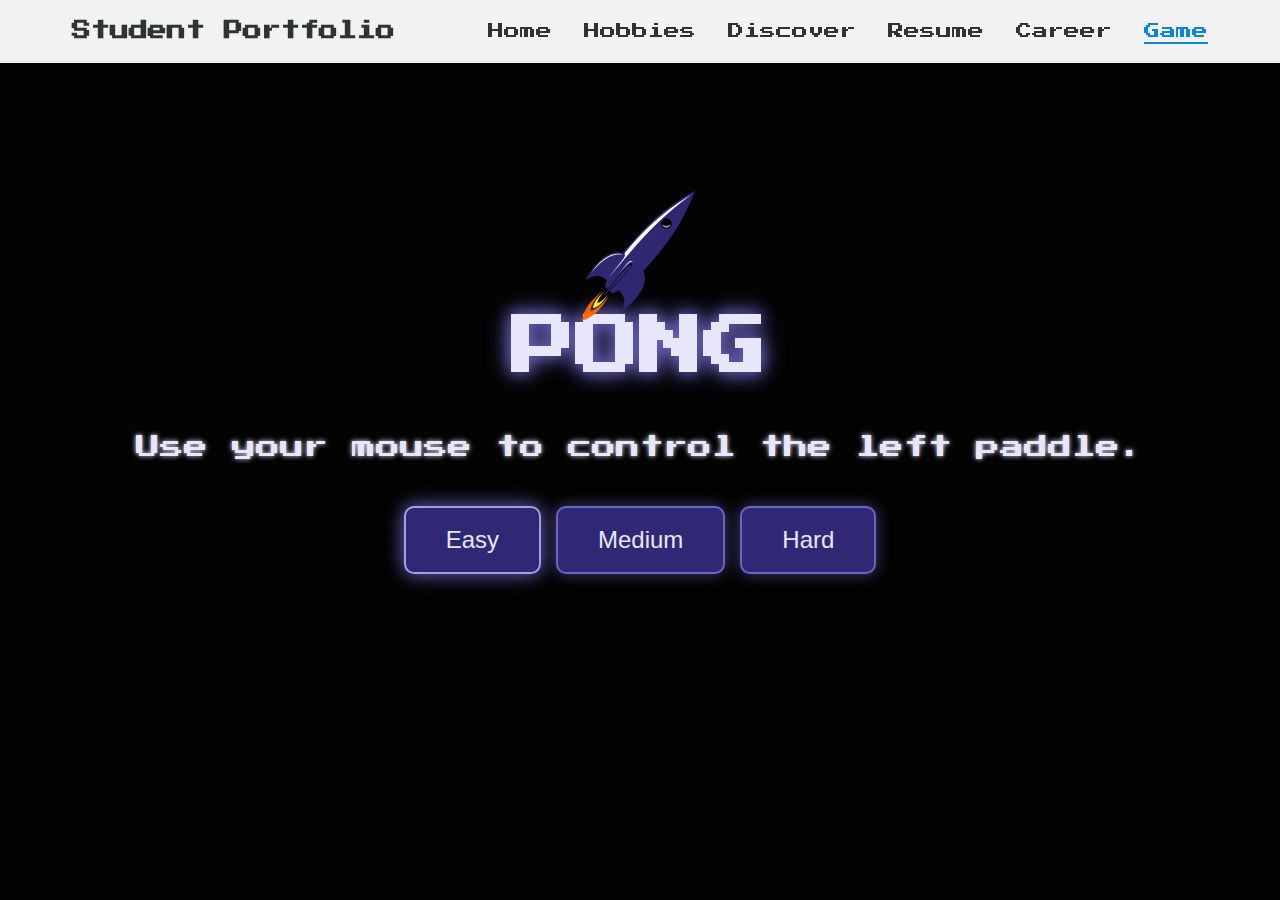
<file: misproject1/game.html>
<!DOCTYPE html>
<html lang="en">
<head>
    <meta charset="UTF-8">
    <meta name="viewport" content="width=device-width, initial-scale=1.0">
    <title>Pong Game | Student Portfolio</title>
    <link rel="stylesheet" href="https://cdnjs.cloudflare.com/ajax/libs/font-awesome/6.0.0/css/all.min.css">
    <link rel="stylesheet" href="css/main.css">
    <link rel="stylesheet" href="css/game.css">
    <link href="https://fonts.googleapis.com/css2?family=Press+Start+2P&display=swap" rel="stylesheet">
</head>
<body>
    <!-- Navigation -->
    <nav class="navbar">
        <div class="nav-container">
            <a href="index.html" class="logo">Student Portfolio</a>
            <ul class="nav-menu">
                <li><a href="index.html" class="nav-link">Home</a></li>
                <li><a href="hobbies.html" class="nav-link">Hobbies</a></li>
                <li><a href="discover.html" class="nav-link">Discover</a></li>
                <li><a href="resume.html" class="nav-link">Resume</a></li>
                <li><a href="career.html" class="nav-link">Career</a></li>
                <li><a href="game.html" class="nav-link active">Game</a></li>
            </ul>
            <div class="menu-toggle">
                <span></span>
                <span></span>
                <span></span>
            </div>
        </div>
    </nav>

    <div class="start-screen" id="startScreen">
        <h1>PONG</h1>
        <img id="spaceship" src="media/spaceship.png" alt="Spaceship">
        <p>Use your mouse to control the left paddle.</p>
        <div class="difficulty-selection">
            <button id="easyBtn" class="difficulty-button active" data-difficulty="easy">Easy</button>
            <button id="mediumBtn" class="difficulty-button" data-difficulty="medium">Medium</button>
            <button id="hardBtn" class="difficulty-button" data-difficulty="hard">Hard</button>
        </div>
    </div>
    <canvas id="pong" width="800" height="400"></canvas>

    <div class="game-over-screen" id="gameOverScreen">
        <h2 id="winnerText"></h2>
        <p id="finalScore"></p>
        <button id="playAgainButton">Play Again</button>
        <button id="backToStartButton">Back to Start</button>
    </div>

    <script src="js/game.js"></script>
    <script src="js/main.js"></script>
</body>
</file>
<file: css/main.css>
/* Main Website Stylesheet */
:root {
    --primary-color: #2d3436;
    --secondary-color: #0984e3;
    --accent-color: #00cec9;
    --text-color: #2d3436;
    --background-color: #f5f6fa;
    --card-background: rgba(255, 255, 255, 0.95);
    --shadow-light: 0 5px 15px rgba(0, 0, 0, 0.1);
    --shadow-medium: 0 10px 20px rgba(0, 0, 0, 0.1);
    --border-radius: 15px;
    --transition: all 0.3s ease;
}

* {
    margin: 0;
    padding: 0;
    box-sizing: border-box;
}

body {
    font-family: 'Segoe UI', system-ui, -apple-system, sans-serif;
    background: var(--background-color);
    color: var(--text-color);
    line-height: 1.6;
    overflow-x: hidden;
}

/* Navigation Styles */
.navbar {
    position: fixed;
    top: 0;
    width: 100%;
    background: rgba(255, 255, 255, 0.95);
    backdrop-filter: blur(10px);
    z-index: 1000;
    padding: 1rem 0;
    box-shadow: var(--shadow-light);
    transition: var(--transition);
}

.nav-container {
    max-width: 1200px;
    margin: 0 auto;
    padding: 0 2rem;
    display: flex;
    justify-content: space-between;
    align-items: center;
}

.logo {
    font-size: 1.5rem;
    font-weight: bold;
    color: var(--primary-color);
    text-decoration: none;
    transition: var(--transition);
}

.logo:hover {
    color: var(--secondary-color);
}

.nav-menu {
    display: flex;
    list-style: none;
    gap: 2rem;
}

.nav-link {
    text-decoration: none;
    color: var(--text-color);
    font-weight: 500;
    transition: var(--transition);
    position: relative;
}

.nav-link:hover {
    color: var(--secondary-color);
}

.nav-link::after {
    content: '';
    position: absolute;
    bottom: -5px;
    left: 0;
    width: 0;
    height: 2px;
    background: var(--secondary-color);
    transition: var(--transition);
}

.nav-link:hover::after {
    width: 100%;
}

.nav-link.active {
    color: var(--secondary-color);
}

.nav-link.active::after {
    width: 100%;
}

/* Mobile Menu Toggle */
.menu-toggle {
    display: none;
    flex-direction: column;
    cursor: pointer;
    gap: 4px;
}

.menu-toggle span {
    width: 25px;
    height: 3px;
    background: var(--primary-color);
    transition: var(--transition);
}

/* Main Content Container */
.main-container {
    margin-top: 80px;
    min-height: calc(100vh - 80px);
    padding: 2rem 0;
}

.content-wrapper {
    max-width: 1200px;
    margin: 0 auto;
    padding: 0 2rem;
}

/* Page Sections */
.page-section {
    margin-bottom: 3rem;
    animation: fadeInUp 0.8s ease-out;
}

.page-title {
    font-size: 2.5rem;
    font-weight: bold;
    margin-bottom: 2rem;
    text-align: center;
    color: var(--primary-color);
    background: linear-gradient(45deg, var(--primary-color), var(--secondary-color));
    -webkit-background-clip: text;
    background-clip: text;
    color: transparent;
}

.section-title {
    font-size: 1.8rem;
    font-weight: bold;
    margin-bottom: 1.5rem;
    color: var(--primary-color);
}

/* Card Styles */
.card {
    background: var(--card-background);
    border-radius: var(--border-radius);
    padding: 2rem;
    box-shadow: var(--shadow-medium);
    margin-bottom: 2rem;
    transition: var(--transition);
}

.card:hover {
    transform: translateY(-5px);
    box-shadow: 0 15px 30px rgba(0, 0, 0, 0.15);
}

/* Grid Layouts */
.grid {
    display: grid;
    gap: 2rem;
}

.grid-2 {
    grid-template-columns: repeat(auto-fit, minmax(300px, 1fr));
}

.grid-3 {
    grid-template-columns: repeat(auto-fit, minmax(250px, 1fr));
}

/* Profile Section */
.profile-section {
    text-align: center;
    padding: 3rem 0;
}

.profile-image {
    width: 200px;
    height: 200px;
    border-radius: 50%;
    object-fit: cover;
    margin: 0 auto 2rem;
    display: block;
    box-shadow: var(--shadow-medium);
    border: 4px solid var(--accent-color);
}

.profile-name {
    font-size: 2.5rem;
    font-weight: bold;
    margin-bottom: 1rem;
    color: var(--primary-color);
}

.profile-title {
    font-size: 1.2rem;
    color: var(--secondary-color);
    margin-bottom: 2rem;
}

/* Image Styles */
.responsive-image {
    width: 100%;
    height: auto;
    border-radius: var(--border-radius);
    box-shadow: var(--shadow-light);
    transition: var(--transition);
}

.responsive-image:hover {
    transform: scale(1.02);
}

/* Video Container */
.video-container {
    position: relative;
    padding-bottom: 56.25%;
    height: 0;
    overflow: hidden;
    border-radius: var(--border-radius);
    box-shadow: var(--shadow-medium);
    margin: 2rem 0;
}

.video-container iframe {
    position: absolute;
    top: 0;
    left: 0;
    width: 100%;
    height: 100%;
}

/* Button Styles */
.btn {
    display: inline-block;
    padding: 12px 24px;
    background: var(--secondary-color);
    color: white;
    text-decoration: none;
    border-radius: 25px;
    font-weight: 500;
    transition: var(--transition);
    border: none;
    cursor: pointer;
    text-align: center;
}

.btn:hover {
    background: #0a6bb8;
    transform: translateY(-2px);
    box-shadow: var(--shadow-medium);
}

.btn-secondary {
    background: var(--accent-color);
}

.btn-secondary:hover {
    background: #00b3aa;
}

.btn-outline {
    background: transparent;
    border: 2px solid var(--secondary-color);
    color: var(--secondary-color);
}

.btn-outline:hover {
    background: var(--secondary-color);
    color: white;
}

/* List Styles */
.feature-list {
    list-style: none;
    padding: 0;
}

.feature-list li {
    padding: 0.5rem 0;
    position: relative;
    padding-left: 2rem;
}

.feature-list li::before {
    content: '✓';
    position: absolute;
    left: 0;
    color: var(--accent-color);
    font-weight: bold;
}

/* Table Styles */
.table {
    width: 100%;
    border-collapse: collapse;
    margin: 2rem 0;
    background: var(--card-background);
    border-radius: var(--border-radius);
    overflow: hidden;
    box-shadow: var(--shadow-medium);
}

.table th,
.table td {
    padding: 1rem;
    text-align: left;
    border-bottom: 1px solid #e0e0e0;
}

.table th {
    background: var(--secondary-color);
    color: white;
    font-weight: bold;
}

.table tr:hover {
    background: rgba(9, 132, 227, 0.05);
}

/* Animations */
@keyframes fadeInUp {
    from {
        opacity: 0;
        transform: translateY(30px);
    }
    to {
        opacity: 1;
        transform: translateY(0);
    }
}

@keyframes slideInLeft {
    from {
        opacity: 0;
        transform: translateX(-30px);
    }
    to {
        opacity: 1;
        transform: translateX(0);
    }
}

@keyframes slideInRight {
    from {
        opacity: 0;
        transform: translateX(30px);
    }
    to {
        opacity: 1;
        transform: translateX(0);
    }
}

/* Responsive Design */
@media (max-width: 768px) {
    .menu-toggle {
        display: flex;
    }
    
    .nav-menu {
        position: fixed;
        top: 80px;
        left: -100%;
        width: 100%;
        height: calc(100vh - 80px);
        background: var(--card-background);
        flex-direction: column;
        justify-content: start;
        align-items: center;
        padding-top: 2rem;
        transition: var(--transition);
        box-shadow: var(--shadow-medium);
    }
    
    .nav-menu.active {
        left: 0;
    }
    
    .nav-menu li {
        margin: 1rem 0;
    }
    
    .content-wrapper {
        padding: 0 1rem;
    }
    
    .page-title {
        font-size: 2rem;
    }
    
    .profile-name {
        font-size: 2rem;
    }
    
    .profile-image {
        width: 150px;
        height: 150px;
    }
    
    .card {
        padding: 1.5rem;
    }
}

@media (max-width: 480px) {
    .page-title {
        font-size: 1.8rem;
    }
    
    .section-title {
        font-size: 1.5rem;
    }
    
    .profile-name {
        font-size: 1.8rem;
    }
    
    .btn {
        padding: 10px 20px;
        font-size: 0.9rem;
    }
}

/* Utility Classes */
.text-center {
    text-align: center;
}

.text-left {
    text-align: left;
}

.text-right {
    text-align: right;
}

.mt-1 { margin-top: 0.5rem; }
.mt-2 { margin-top: 1rem; }
.mt-3 { margin-top: 1.5rem; }
.mt-4 { margin-top: 2rem; }

.mb-1 { margin-bottom: 0.5rem; }
.mb-2 { margin-bottom: 1rem; }
.mb-3 { margin-bottom: 1.5rem; }
.mb-4 { margin-bottom: 2rem; }

.p-1 { padding: 0.5rem; }
.p-2 { padding: 1rem; }
.p-3 { padding: 1.5rem; }
.p-4 { padding: 2rem; }

.hidden {
    display: none;
}

.visible {
    display: block;
}

/* Special Effects */
.glow {
    box-shadow: 0 0 20px rgba(0, 206, 201, 0.3);
}

.gradient-text {
    background: linear-gradient(45deg, var(--secondary-color), var(--accent-color));
    -webkit-background-clip: text;
    background-clip: text;
    color: transparent;
}

.parallax {
    background-attachment: fixed;
    background-position: center;
    background-repeat: no-repeat;
    background-size: cover;
}

/* Game Page Specific Styles */
@keyframes starTwinkle {
    0%, 100% { opacity: 0.3; }
    50% { opacity: 1; }
}

@keyframes glowPulse {
    0%, 100% { text-shadow: 0 0 10px #4f9, 0 0 20px #4f9, 0 0 30px #4f9; }
    50% { text-shadow: 0 0 15px #4f9, 0 0 25px #4f9, 0 0 35px #4f9; }
}

.game-page body {
    margin: 0;
    background-color: #0B0E18;
    background-image: 
        radial-gradient(circle at 20% 30%, #1a237e 0%, transparent 10%),
        radial-gradient(circle at 80% 70%, #311b92 0%, transparent 10%),
        radial-gradient(circle at 50% 50%, #000051 0%, transparent 50%);
    display: flex;
    justify-content: center;
    align-items: center;
    height: 100vh;
    font-family: 'Arial', sans-serif;
    color: #4f9;
    overflow: hidden;
}

.game-page body::before {
    content: '';
    position: fixed;
    top: 0;
    left: 0;
    width: 100%;
    height: 100%;
    pointer-events: none;
    background-image: radial-gradient(white, rgba(255,255,255,.2) 2px, transparent 3px);
    background-size: 50px 50px;
    animation: starTwinkle 4s infinite;
}

.game-container {
    position: relative;
    background: rgba(11, 14, 24, 0.8);
    padding: 20px;
    border-radius: 15px;
    box-shadow: 0 0 20px rgba(79, 255, 153, 0.2);
}

#gameCanvas {
    border: 2px solid #4f9;
    background-color: rgba(0, 0, 0, 0.8);
    border-radius: 8px;
    box-shadow: 0 0 15px rgba(79, 255, 153, 0.3);
}

.score-display {
    position: absolute;
    top: -50px;
    left: 0;
    right: 0;
    display: flex;
    justify-content: space-around;
    font-size: 32px;
    font-weight: bold;
    color: #4f9;
    text-shadow: 0 0 10px rgba(79, 255, 153, 0.5);
    animation: glowPulse 2s infinite;
}

.controls {
    position: absolute;
    bottom: -80px;
    left: 0;
    right: 0;
    text-align: center;
}

.game-page button {
    background-color: transparent;
    border: 2px solid #4f9;
    color: #4f9;
    padding: 15px 32px;
    text-align: center;
    text-decoration: none;
    display: inline-block;
    font-size: 16px;
    margin: 4px 2px;
    cursor: pointer;
    border-radius: 25px;
    transition: all 0.3s;
    text-transform: uppercase;
    letter-spacing: 2px;
    box-shadow: 0 0 10px rgba(79, 255, 153, 0.3);
    position: relative;
    overflow: hidden;
}

.game-page button::before {
    content: '';
    position: absolute;
    top: 0;
    left: -100%;
    width: 100%;
    height: 100%;
    background: linear-gradient(
        120deg,
        transparent,
        rgba(79, 255, 153, 0.2),
        transparent
    );
    transition: 0.5s;
}

.game-page button:hover {
    background-color: rgba(79, 255, 153, 0.1);
    box-shadow: 0 0 20px rgba(79, 255, 153, 0.5);
    transform: translateY(-2px);
}

.game-page button:hover::before {
    left: 100%;
}

.instructions {
    margin-top: 10px;
    font-size: 14px;
    color: #888;
}

.game-over-screen {
    position: absolute;
    top: 0;
    left: 0;
    right: 0;
    bottom: 0;
    background: rgba(0, 0, 0, 0.85);
    display: none;
    flex-direction: column;
    justify-content: center;
    align-items: center;
    border-radius: 8px;
    animation: fadeIn 0.5s ease-in;
}

.game-over-screen.visible {
    display: flex;
}

.winner-text {
    font-size: 48px;
    color: #fff;
    margin-bottom: 20px;
    text-align: center;
    text-shadow: 0 0 10px rgba(255, 255, 255, 0.5);
    animation: scaleIn 0.5s ease-out;
}

.final-score {
    font-size: 24px;
    color: #ddd;
    margin-bottom: 30px;
    animation: slideIn 0.5s ease-out;
}

.play-again-btn {
    background: #4CAF50;
    color: white;
    border: none;
    padding: 15px 30px;
    font-size: 20px;
    border-radius: 25px;
    cursor: pointer;
    transition: transform 0.2s, background-color 0.3s;
    animation: bounceIn 0.5s ease-out;
}

.play-again-btn:hover {
    background: #45a049;
    transform: scale(1.05);
}

@keyframes fadeIn {
    from { opacity: 0; }
    to { opacity: 1; }
}

@keyframes scaleIn {
    from { transform: scale(0.8); opacity: 0; }
    to { transform: scale(1); opacity: 1; }
}

@keyframes slideIn {
    from { transform: translateY(-20px); opacity: 0; }
    to { transform: translateY(0); opacity: 1; }
}

@keyframes bounceIn {
    0% { transform: scale(0.3); opacity: 0; }
    50% { transform: scale(1.05); }
    70% { transform: scale(0.9); }
    100% { transform: scale(1); opacity: 1; }
}

/* Game Page Layout Overrides */
.game-page .main-container {
    margin-top: 0;
    min-height: 100vh;
    padding: 0;
    display: flex;
    justify-content: center;
    align-items: center;
}

.game-page .content-wrapper {
    max-width: none;
    margin: 0;
    padding: 0;
    display: flex;
    justify-content: center;
    align-items: center;
}

.game-page .page-section {
    margin-bottom: 0;
}

.game-page .navbar {
    /* Keep navigation but make it transparent for game page */
    background: rgba(255, 255, 255, 0.1);
    backdrop-filter: blur(10px);
}

.game-page .nav-link {
    color: #4f9;
}

.game-page .logo {
    color: #4f9;
}

.game-page .menu-toggle span {
    background: #4f9;
}
</file>
<file: misproject1/css/main.css>
/* Main Website Stylesheet */
:root {
    --primary-color: #2d3436;
    --secondary-color: #0984e3;
    --accent-color: #00cec9;
    --text-color: #2d3436;
    --background-color: #f5f6fa;
    --card-background: rgba(255, 255, 255, 0.95);
    --shadow-light: 0 5px 15px rgba(0, 0, 0, 0.1);
    --shadow-medium: 0 10px 20px rgba(0, 0, 0, 0.1);
    --border-radius: 15px;
    --transition: all 0.3s ease;
}

* {
    margin: 0;
    padding: 0;
    box-sizing: border-box;
}

body {
    font-family: 'Segoe UI', system-ui, -apple-system, sans-serif;
    background: var(--background-color);
    color: var(--text-color);
    line-height: 1.6;
    overflow-x: hidden;
}

/* Navigation Styles */
.navbar {
    position: fixed;
    top: 0;
    width: 100%;
    background: rgba(255, 255, 255, 0.95);
    backdrop-filter: blur(10px);
    z-index: 1000;
    padding: 1rem 0;
    box-shadow: var(--shadow-light);
    transition: var(--transition);
}

.nav-container {
    max-width: 1200px;
    margin: 0 auto;
    padding: 0 2rem;
    display: flex;
    justify-content: space-between;
    align-items: center;
}

.logo {
    font-size: 1.5rem;
    font-weight: bold;
    color: var(--primary-color);
    text-decoration: none;
    transition: var(--transition);
}

.logo:hover {
    color: var(--secondary-color);
}

.nav-menu {
    display: flex;
    list-style: none;
    gap: 2rem;
}

.nav-link {
    text-decoration: none;
    color: var(--text-color);
    font-weight: 500;
    transition: var(--transition);
    position: relative;
}

.nav-link:hover {
    color: var(--secondary-color);
}

.nav-link::after {
    content: '';
    position: absolute;
    bottom: -5px;
    left: 0;
    width: 0;
    height: 2px;
    background: var(--secondary-color);
    transition: var(--transition);
}

.nav-link:hover::after {
    width: 100%;
}

.nav-link.active {
    color: var(--secondary-color);
}

.nav-link.active::after {
    width: 100%;
}

/* Mobile Menu Toggle */
.menu-toggle {
    display: none;
    flex-direction: column;
    cursor: pointer;
    gap: 4px;
}

.menu-toggle span {
    width: 25px;
    height: 3px;
    background: var(--primary-color);
    transition: var(--transition);
}

/* Main Content Container */
.main-container {
    margin-top: 80px;
    min-height: calc(100vh - 80px);
    padding: 2rem 0;
}

.content-wrapper {
    max-width: 1200px;
    margin: 0 auto;
    padding: 0 2rem;
}

/* Page Sections */
.page-section {
    margin-bottom: 3rem;
    animation: fadeInUp 0.8s ease-out;
}

.page-title {
    font-size: 2.5rem;
    font-weight: bold;
    margin-bottom: 2rem;
    text-align: center;
    color: var(--primary-color);
    background: linear-gradient(45deg, var(--primary-color), var(--secondary-color));
    -webkit-background-clip: text;
    background-clip: text;
    color: transparent;
}

.section-title {
    font-size: 1.8rem;
    font-weight: bold;
    margin-bottom: 1.5rem;
    color: var(--primary-color);
}

/* Card Styles */
.card {
    background: var(--card-background);
    border-radius: var(--border-radius);
    padding: 2rem;
    box-shadow: var(--shadow-medium);
    margin-bottom: 2rem;
    transition: var(--transition);
}

.card:hover {
    transform: translateY(-5px);
    box-shadow: 0 15px 30px rgba(0, 0, 0, 0.15);
}

/* Grid Layouts */
.grid {
    display: grid;
    gap: 2rem;
}

.grid-2 {
    grid-template-columns: repeat(auto-fit, minmax(300px, 1fr));
}

.grid-3 {
    grid-template-columns: repeat(auto-fit, minmax(250px, 1fr));
}

/* Profile Section */
.profile-section {
    text-align: center;
    padding: 3rem 0;
}

.profile-image {
    width: 200px;
    height: 200px;
    border-radius: 50%;
    object-fit: cover;
    margin: 0 auto 2rem;
    display: block;
    box-shadow: var(--shadow-medium);
    border: 4px solid var(--accent-color);
}

.profile-name {
    font-size: 2.5rem;
    font-weight: bold;
    margin-bottom: 1rem;
    color: var(--primary-color);
}

.profile-title {
    font-size: 1.2rem;
    color: var(--secondary-color);
    margin-bottom: 2rem;
}

/* Image Styles */
.responsive-image {
    width: 100%;
    height: auto;
    border-radius: var(--border-radius);
    box-shadow: var(--shadow-light);
    transition: var(--transition);
}

.responsive-image:hover {
    transform: scale(1.02);
}

/* Video Container */
.video-container {
    position: relative;
    padding-bottom: 56.25%;
    height: 0;
    overflow: hidden;
    border-radius: var(--border-radius);
    box-shadow: var(--shadow-medium);
    margin: 2rem 0;
}

.video-container iframe {
    position: absolute;
    top: 0;
    left: 0;
    width: 100%;
    height: 100%;
}

/* Button Styles */
.btn {
    display: inline-block;
    padding: 12px 24px;
    background: var(--secondary-color);
    color: white;
    text-decoration: none;
    border-radius: 25px;
    font-weight: 500;
    transition: var(--transition);
    border: none;
    cursor: pointer;
    text-align: center;
}

.btn:hover {
    background: #0a6bb8;
    transform: translateY(-2px);
    box-shadow: var(--shadow-medium);
}

.btn-secondary {
    background: var(--accent-color);
}

.btn-secondary:hover {
    background: #00b3aa;
}

.btn-outline {
    background: transparent;
    border: 2px solid var(--secondary-color);
    color: var(--secondary-color);
}

.btn-outline:hover {
    background: var(--secondary-color);
    color: white;
}

/* List Styles */
.feature-list {
    list-style: none;
    padding: 0;
}

.feature-list li {
    padding: 0.5rem 0;
    position: relative;
    padding-left: 2rem;
}

.feature-list li::before {
    content: '✓';
    position: absolute;
    left: 0;
    color: var(--accent-color);
    font-weight: bold;
}

/* Table Styles */
.table {
    width: 100%;
    border-collapse: collapse;
    margin: 2rem 0;
    background: var(--card-background);
    border-radius: var(--border-radius);
    overflow: hidden;
    box-shadow: var(--shadow-medium);
}

.table th,
.table td {
    padding: 1rem;
    text-align: left;
    border-bottom: 1px solid #e0e0e0;
}

.table th {
    background: var(--secondary-color);
    color: white;
    font-weight: bold;
}

.table tr:hover {
    background: rgba(9, 132, 227, 0.05);
}

/* Animations */
@keyframes fadeInUp {
    from {
        opacity: 0;
        transform: translateY(30px);
    }
    to {
        opacity: 1;
        transform: translateY(0);
    }
}

@keyframes slideInLeft {
    from {
        opacity: 0;
        transform: translateX(-30px);
    }
    to {
        opacity: 1;
        transform: translateX(0);
    }
}

@keyframes slideInRight {
    from {
        opacity: 0;
        transform: translateX(30px);
    }
    to {
        opacity: 1;
        transform: translateX(0);
    }
}

/* Responsive Design */
@media (max-width: 768px) {
    .menu-toggle {
        display: flex;
    }
    
    .nav-menu {
        position: fixed;
        top: 80px;
        left: -100%;
        width: 100%;
        height: calc(100vh - 80px);
        background: var(--card-background);
        flex-direction: column;
        justify-content: start;
        align-items: center;
        padding-top: 2rem;
        transition: var(--transition);
        box-shadow: var(--shadow-medium);
    }
    
    .nav-menu.active {
        left: 0;
    }
    
    .nav-menu li {
        margin: 1rem 0;
    }
    
    .content-wrapper {
        padding: 0 1rem;
    }
    
    .page-title {
        font-size: 2rem;
    }
    
    .profile-name {
        font-size: 2rem;
    }
    
    .profile-image {
        width: 150px;
        height: 150px;
    }
    
    .card {
        padding: 1.5rem;
    }
}

@media (max-width: 480px) {
    .page-title {
        font-size: 1.8rem;
    }
    
    .section-title {
        font-size: 1.5rem;
    }
    
    .profile-name {
        font-size: 1.8rem;
    }
    
    .btn {
        padding: 10px 20px;
        font-size: 0.9rem;
    }
}

/* Utility Classes */
.text-center {
    text-align: center;
}

.text-left {
    text-align: left;
}

.text-right {
    text-align: right;
}

.mt-1 { margin-top: 0.5rem; }
.mt-2 { margin-top: 1rem; }
.mt-3 { margin-top: 1.5rem; }
.mt-4 { margin-top: 2rem; }

.mb-1 { margin-bottom: 0.5rem; }
.mb-2 { margin-bottom: 1rem; }
.mb-3 { margin-bottom: 1.5rem; }
.mb-4 { margin-bottom: 2rem; }

.p-1 { padding: 0.5rem; }
.p-2 { padding: 1rem; }
.p-3 { padding: 1.5rem; }
.p-4 { padding: 2rem; }

.hidden {
    display: none;
}

.visible {
    display: block;
}

/* Special Effects */
.glow {
    box-shadow: 0 0 20px rgba(0, 206, 201, 0.3);
}

.gradient-text {
    background: linear-gradient(45deg, var(--secondary-color), var(--accent-color));
    -webkit-background-clip: text;
    background-clip: text;
    color: transparent;
}

.parallax {
    background-attachment: fixed;
    background-position: center;
    background-repeat: no-repeat;
    background-size: cover;
}

/* Game Page Specific Styles */
@keyframes starTwinkle {
    0%, 100% { opacity: 0.3; }
    50% { opacity: 1; }
}

@keyframes glowPulse {
    0%, 100% { text-shadow: 0 0 10px #4f9, 0 0 20px #4f9, 0 0 30px #4f9; }
    50% { text-shadow: 0 0 15px #4f9, 0 0 25px #4f9, 0 0 35px #4f9; }
}

.game-page body {
    margin: 0;
    background-color: #0B0E18;
    background-image: 
        radial-gradient(circle at 20% 30%, #1a237e 0%, transparent 10%),
        radial-gradient(circle at 80% 70%, #311b92 0%, transparent 10%),
        radial-gradient(circle at 50% 50%, #000051 0%, transparent 50%);
    display: flex;
    justify-content: center;
    align-items: center;
    height: 100vh;
    font-family: 'Arial', sans-serif;
    color: #4f9;
    overflow: hidden;
}

.game-page body::before {
    content: '';
    position: fixed;
    top: 0;
    left: 0;
    width: 100%;
    height: 100%;
    pointer-events: none;
    background-image: radial-gradient(white, rgba(255,255,255,.2) 2px, transparent 3px);
    background-size: 50px 50px;
    animation: starTwinkle 4s infinite;
}

.game-container {
    position: relative;
    background: rgba(11, 14, 24, 0.8);
    padding: 20px;
    border-radius: 15px;
    box-shadow: 0 0 20px rgba(79, 255, 153, 0.2);
}

#gameCanvas {
    border: 2px solid #4f9;
    background-color: rgba(0, 0, 0, 0.8);
    border-radius: 8px;
    box-shadow: 0 0 15px rgba(79, 255, 153, 0.3);
}

.score-display {
    position: absolute;
    top: -50px;
    left: 0;
    right: 0;
    display: flex;
    justify-content: space-around;
    font-size: 32px;
    font-weight: bold;
    color: #4f9;
    text-shadow: 0 0 10px rgba(79, 255, 153, 0.5);
    animation: glowPulse 2s infinite;
}

.controls {
    position: absolute;
    bottom: -80px;
    left: 0;
    right: 0;
    text-align: center;
}

.game-page button {
    background-color: transparent;
    border: 2px solid #4f9;
    color: #4f9;
    padding: 15px 32px;
    text-align: center;
    text-decoration: none;
    display: inline-block;
    font-size: 16px;
    margin: 4px 2px;
    cursor: pointer;
    border-radius: 25px;
    transition: all 0.3s;
    text-transform: uppercase;
    letter-spacing: 2px;
    box-shadow: 0 0 10px rgba(79, 255, 153, 0.3);
    position: relative;
    overflow: hidden;
}

.game-page button::before {
    content: '';
    position: absolute;
    top: 0;
    left: -100%;
    width: 100%;
    height: 100%;
    background: linear-gradient(
        120deg,
        transparent,
        rgba(79, 255, 153, 0.2),
        transparent
    );
    transition: 0.5s;
}

.game-page button:hover {
    background-color: rgba(79, 255, 153, 0.1);
    box-shadow: 0 0 20px rgba(79, 255, 153, 0.5);
    transform: translateY(-2px);
}

.game-page button:hover::before {
    left: 100%;
}

.instructions {
    margin-top: 10px;
    font-size: 14px;
    color: #888;
}

.game-over-screen {
    position: absolute;
    top: 0;
    left: 0;
    right: 0;
    bottom: 0;
    background: rgba(0, 0, 0, 0.85);
    display: none;
    flex-direction: column;
    justify-content: center;
    align-items: center;
    border-radius: 8px;
    animation: fadeIn 0.5s ease-in;
}

.game-over-screen.visible {
    display: flex;
}

.winner-text {
    font-size: 48px;
    color: #fff;
    margin-bottom: 20px;
    text-align: center;
    text-shadow: 0 0 10px rgba(255, 255, 255, 0.5);
    animation: scaleIn 0.5s ease-out;
}

.final-score {
    font-size: 24px;
    color: #ddd;
    margin-bottom: 30px;
    animation: slideIn 0.5s ease-out;
}

.play-again-btn {
    background: #4CAF50;
    color: white;
    border: none;
    padding: 15px 30px;
    font-size: 20px;
    border-radius: 25px;
    cursor: pointer;
    transition: transform 0.2s, background-color 0.3s;
    animation: bounceIn 0.5s ease-out;
}

.play-again-btn:hover {
    background: #45a049;
    transform: scale(1.05);
}

@keyframes fadeIn {
    from { opacity: 0; }
    to { opacity: 1; }
}

@keyframes scaleIn {
    from { transform: scale(0.8); opacity: 0; }
    to { transform: scale(1); opacity: 1; }
}

@keyframes slideIn {
    from { transform: translateY(-20px); opacity: 0; }
    to { transform: translateY(0); opacity: 1; }
}

@keyframes bounceIn {
    0% { transform: scale(0.3); opacity: 0; }
    50% { transform: scale(1.05); }
    70% { transform: scale(0.9); }
    100% { transform: scale(1); opacity: 1; }
}

/* Game Page Layout Overrides */
.game-page .main-container {
    margin-top: 0;
    min-height: 100vh;
    padding: 0;
    display: flex;
    justify-content: center;
    align-items: center;
}

.game-page .content-wrapper {
    max-width: none;
    margin: 0;
    padding: 0;
    display: flex;
    justify-content: center;
    align-items: center;
}

.game-page .page-section {
    margin-bottom: 0;
}

.game-page .navbar {
    /* Keep navigation but make it transparent for game page */
    background: rgba(255, 255, 255, 0.1);
    backdrop-filter: blur(10px);
}

.game-page .nav-link {
    color: #4f9;
}

.game-page .logo {
    color: #4f9;
}

.game-page .menu-toggle span {
    background: #4f9;
}
</file>
<file: misproject1/css/game.css>
body {
    display: flex;
    justify-content: center;
    align-items: center;
    min-height: 100vh;
    background-color: #222;
    margin: 0;
    overflow: hidden;
    font-family: 'Press Start 2P', cursive; /* A retro game font if available */
    color: #eee;
}

#pong {
    border: 5px solid #eee;
    display: block;
    margin: 0 auto;
    position: relative; /* Needed for absolute positioning of game over screen */
}

.start-screen {
    position: absolute;
    top: 0;
    left: 0;
    width: 100%;
    height: 100%;
    background-color: rgba(0, 0, 0, 0.9);
    color: #eee;
    display: flex;
    flex-direction: column;
    justify-content: center;
    align-items: center;
    font-size: 2rem;
    text-align: center;
    z-index: 10; /* Ensure it's above the canvas */
}

.start-screen h1 {
    font-size: 4rem;
    margin-bottom: 30px;
    color: #e8e6fa; /* Light text color */
    text-shadow: 0 0 15px #6B66C5, 0 0 25px #6B66C5; /* Glow matching light shade */
}

.start-screen p {
    font-size: 1.5rem;
    margin-bottom: 40px;
    color: #e8e6fa; /* Light text color */
    text-shadow: 0 0 5px #e8e6fa; /* Subtle glow for text */
}

#spaceship {
    width: 150px; /* Adjust size as needed */
    height: auto;
    position: absolute;
    top: 20%; /* Adjust vertical position */
    left: 50%;
    transform: translateX(-50%);
    animation: float 3s ease-in-out infinite;
    z-index: 1;
}

@keyframes float {
    0% { transform: translate(-50%, 0px); }
    50% { transform: translate(-50%, 10px); }
    100% { transform: translate(-50%, 0px); }
}

.difficulty-selection {
    margin-bottom: 30px;
    display: flex;
    gap: 15px;
}

.difficulty-button {
    background-color: #2F2975; /* Base spaceship color */
    color: #e8e6fa; /* Light purple-blue text */
    padding: 12px 25px;
    border: 2px solid #6B66C5; /* Lighter shade for border */
    border-radius: 8px;
    font-size: 1.1rem;
    cursor: pointer;
    transition: background-color 0.3s ease, transform 0.1s ease, box-shadow 0.3s ease;
    box-shadow: 0 0 10px rgba(107, 102, 197, 0.4); /* Glow matching border */
}

.difficulty-button:hover {
    background-color: #3f398e; /* Slightly lighter for hover */
    transform: translateY(-2px);
    box-shadow: 0 0 15px rgba(107, 102, 197, 0.7); /* Enhanced glow on hover */
}

.difficulty-button.active {
    background-color: #2F2975; /* Active with base color */
    box-shadow: 0 0 15px rgba(107, 102, 197, 0.7), 0 0 25px rgba(107, 102, 197, 0.5); /* Stronger glow */
    border-color: #a09fe8; /* Even lighter border for active */
}

.difficulty-button.completed {
    position: relative;
    padding-right: 35px;
    background-color: #0ff; /* Cyan for completed, matching PONG text shadow */
    box-shadow: 0 0 10px rgba(0, 255, 255, 0.7), 0 0 20px rgba(0, 255, 255, 0.5); /* Enhanced cyan glow */
}

.difficulty-button.completed::after {
    content: '\2713';
    position: absolute;
    right: 10px;
    top: 50%;
    transform: translateY(-50%);
    color: #1a1a1a; /* Darker color for checkmark on bright background */
    font-size: 1.2rem;
}

.start-screen button {
    background-color: #2F2975; /* Base spaceship color */
    color: #e8e6fa;
    padding: 18px 40px;
    border: 2px solid #6B66C5;
    border-radius: 10px;
    font-size: 1.5rem;
    cursor: pointer;
    transition: background-color 0.3s ease, transform 0.1s ease, box-shadow 0.3s ease;
    box-shadow: 0 0 15px rgba(107, 102, 197, 0.6);
}

.start-screen button:hover {
    background-color: #3f398e;
    transform: translateY(-2px);
    box-shadow: 0 0 15px rgba(107, 102, 197, 0.7);
}

.game-over-screen {
    position: absolute;
    top: 0;
    left: 0;
    width: 100%;
    height: 100%;
    background-color: rgba(0, 0, 0, 0.8);
    color: #eee;
    display: flex;
    flex-direction: column;
    justify-content: center;
    align-items: center;
    font-size: 2rem;
    text-align: center;
    display: none; /* Hidden by default */
}

.game-over-screen h2 {
    margin-bottom: 20px;
    color: #e8e6fa; /* Light text color */
    text-shadow: 0 0 15px #6B66C5, 0 0 25px #6B66C5; /* Glow matching lighter shade */
}

.game-over-screen p {
    font-size: 1.5rem;
    margin-bottom: 30px;
    color: #e8e6fa; /* Light text color */
    text-shadow: 0 0 5px #e8e6fa; /* Subtle glow for text */
}

.game-over-screen button {
    background-color: #2F2975; /* Base spaceship color */
    color: #e8e6fa;
    padding: 12px 25px;
    border: 2px solid #6B66C5;
    border-radius: 8px;
    font-size: 1.1rem;
    cursor: pointer;
    transition: background-color 0.3s ease, transform 0.1s ease, box-shadow 0.3s ease;
    margin: 0 10px;
    box-shadow: 0 0 10px rgba(107, 102, 197, 0.4);
}

.game-over-screen button:hover {
    background-color: #3f398e;
    transform: translateY(-2px);
    box-shadow: 0 0 15px rgba(107, 102, 197, 0.7);
}

#backToStartButton {
    background-color: #1E1A4F; /* Darker shade of spaceship color */
    color: #e8e6fa;
    border: 2px solid #2F2975;
    box-shadow: 0 0 10px rgba(47, 41, 117, 0.4);
}

#backToStartButton:hover {
    background-color: #2F2975;
    box-shadow: 0 0 15px rgba(47, 41, 117, 0.7);
}

/* Override for navbar logo on game page */
.navbar .logo {
    font-family: 'Press Start 2P', cursive !important;
    margin-right: 1.5rem !important; /* Adjust as needed */
    font-size: 1.2rem !important;
}

/* Optional: Add some glow to paddles/ball if desired using JS or more CSS */
</file>
